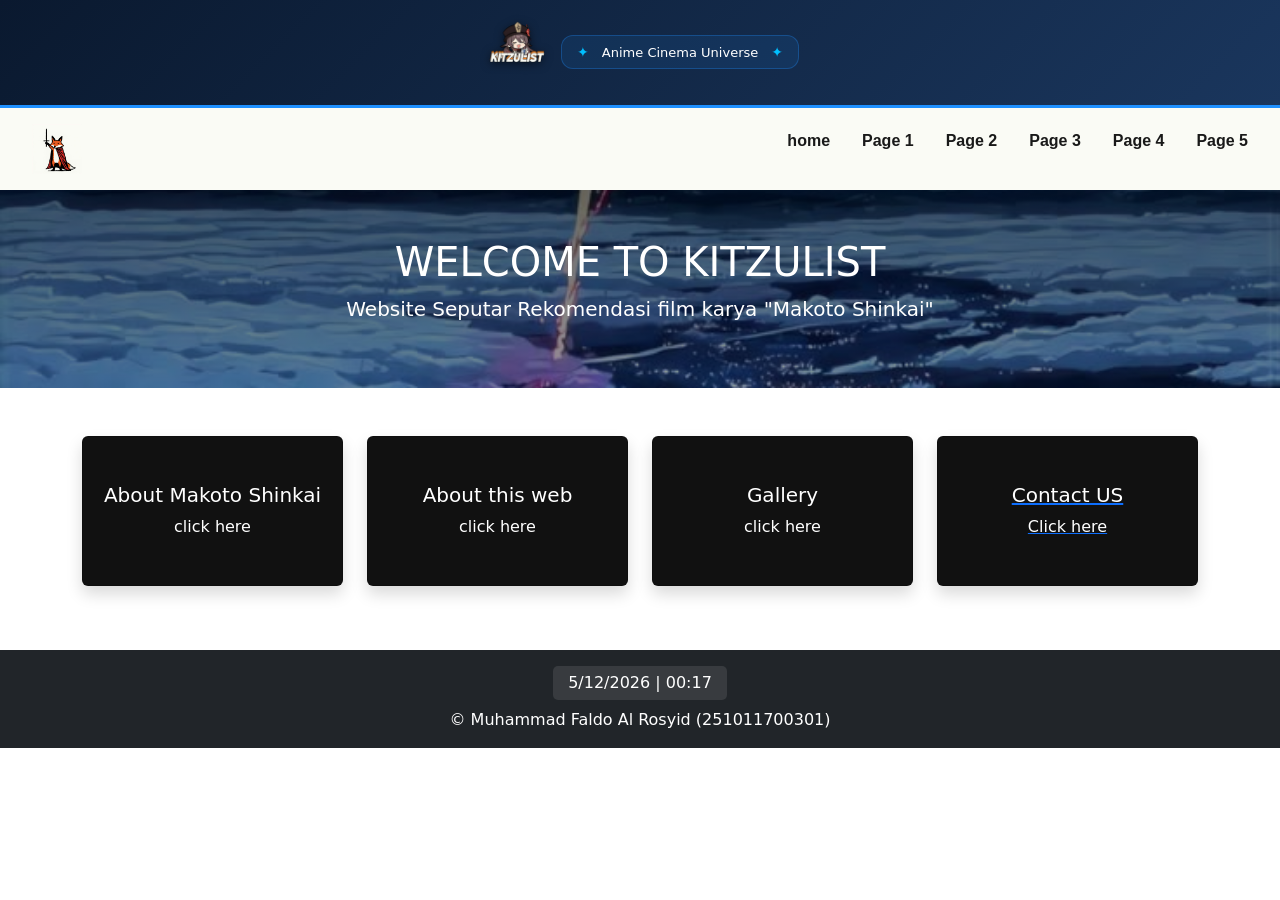
<file: index.html>
<!DOCTYPE html>
<html lang="id">
<head>
    <meta charset="UTF-8">
    <meta name="viewport" content="width=device-width, initial-scale=1">
    <title>KITZULIST</title>
       <link rel="stylesheet" href="UAS_Semester1.css">
    <link href="https://cdn.jsdelivr.net/npm/bootstrap@5.3.3/dist/css/bootstrap.min.css" rel="stylesheet">
</head>
<body>
    <!--Banner-->
    <div style="
    background: linear-gradient(135deg, #0a192f, #1a365d);
    text-align: center;
    padding: 15px 0;                     /* DARI 22px JADI 15px (lebih compact) */
    border-bottom: 3px solid #1e90ff;
    box-shadow: 0 5px 15px rgba(0,0,0,0.3);
">
    <!-- LOGO LEBIH BESAR -->
    <img src="logobaru.png" 
         alt="KITZULIST" 
         style="height: 75px; width: auto; filter: drop-shadow(0 2px 4px rgba(0,0,0,0.5));">
    
    <!-- SUBTITLE TETAP SAMA (ANIME VIBES) -->
    <div style="
        display: inline-block;
        margin-top: 8px;
        padding: 4px 15px;
        background: rgba(30, 144, 255, 0.1);
        border-radius: 12px;
        border: 1px solid rgba(30, 144, 255, 0.3);
    ">
        <span style="color: #00bfff; font-size: 14px;">✦</span>
        <span style="color: white; font-size: 13px; margin: 0 8px;">Anime Cinema Universe</span>
        <span style="color: #00bfff; font-size: 14px;">✦</span>
    </div>
</div>
    <!--Banner-->
    <!-- NAVBAR -->
     <nav>
        <div class="">
            <img src="Raposa guerreira.jpg" alt="logo">
        </div>
        <ul>
            <li>
                <a href="index.html">home</a>
            </li>
            <li>
                <a href="kimi_no_nawa.html">Page 1</a>
            </li>
            <li>
                <a href="tenki_no_ko.html">Page 2</a>
            </li>
             <li>
                <a href="SUZUME.html">Page 3</a>
            </li>
             <li>
                <a href="the_garden_of_words.html">Page 4</a>
            </li>
             <li>
                <a href="5cmpersecond.html">Page 5</a>
            </li>
        </ul>
    </nav>
    <!-- HERO SECTION -->
  <section class="text-white text-center p-5 position-relative">
    
    <!-- Background dengan overlay -->
    <div style="
        position: absolute;
        top: 0;
        left: 0;
        width: 100%;
        height: 100%;
        background: linear-gradient(rgba(0, 0, 0, 0.6), rgba(0, 0, 0, 0.4)), 
                    url('wpper.jpg') center/cover no-repeat;
        z-index: 0;
    "></div>
    
    <!-- Konten -->
    <div class="container position-relative" style="z-index: 1;">
        <h1>WELCOME TO KITZULIST</h1>
        <p class="lead">Website Seputar Rekomendasi film karya "Makoto Shinkai"</p>
    </div>
</section>
    <!-- CONTENT -->
<div class="container my-5">
    <div class="row">
        <div class="col-md-3 mb-3">
            <a href="makoto.html" class="text-decoration-none">
                <div class="card shadow text-white" style="background-color: #111; height: 150px;">
                    <div class="card-body d-flex flex-column justify-content-center align-items-center">
                        <h5 class="card-title">About Makoto Shinkai</h5>
                        <p class="card-text mb-0">click here</p>
                    </div>
                </div>
            </a>
        </div>
        <div class="col-md-3 mb-3">
            <a href="aboutus.html" class="text-decoration-none">
                <div class="card shadow text-white" style="background-color: #111; height: 150px;">
                    <div class="card-body d-flex flex-column justify-content-center align-items-center">
                        <h5 class="card-title">About this web</h5>
                        <p class="card-text mb-0">click here</p>
                    </div>
                </div>
            </a>
        </div>
      <div class="col-md-3 mb-3">
            <a href="UAS_Semester1.html" class="text-decoration-none">
                <div class="card shadow text-white" style="background-color: #111; height: 150px;">
                    <div class="card-body d-flex flex-column justify-content-center align-items-center">
                        <h5 class="card-title">Gallery</h5>
                        <p class="card-text mb-0">click here</p>
                    </div>
                </div>
            </a>
        </div>
        <div class="col-md-3 mb-3">
            <a href="contact.html">
            <div class="card shadow text-white" style="background-color: #111; height: 150px;">
                <div class="card-body d-flex flex-column justify-content-center align-items-center">
                    <h5 class="card-title">Contact US</h5>
                    <p class="card-text mb-0">Click here</p>
                </div>
            </div>
        </div>
    </div>
</div>
</a>
  <!-- CONTENT -->

    <!-- FOOTER -->
   <footer class="bg-dark text-white text-center p-3">
    <!-- Widget Waktu -->
    <div class="mb-2">
        <div style="display: inline-block; padding: 5px 15px; background: rgba(255,255,255,0.1); border-radius: 5px;">
            <span id="simple-clock">
                Loading waktu...
            </span>
        </div>
    </div>
    
    © Muhammad Faldo Al Rosyid (251011700301)
    
    <script>
        function updateSimpleClock() {
            var waktu = new Date();
            
            // Format: HH:MM
            var jam = waktu.getHours().toString().padStart(2, '0');
            var menit = waktu.getMinutes().toString().padStart(2, '0');
            var waktuDisplay = jam + ":" + menit;
            
            // Format tanggal Indonesia singkat
            var tanggal = waktu.getDate() + "/" + 
                         (waktu.getMonth() + 1) + "/" + 
                         waktu.getFullYear();
            
            // Gabungkan
            document.getElementById("simple-clock").innerHTML = 
                tanggal + " | " + waktuDisplay;
        }
        
        // Jalankan pertama kali
        updateSimpleClock();
        
        // Update setiap 30 detik (30000ms = 30 detik)
        setInterval(updateSimpleClock, 30000);
    </script>
</footer>
    <!-- Bootstrap JS -->
    <script src="https://cdn.jsdelivr.net/npm/bootstrap@5.3.3/dist/js/bootstrap.bundle.min.js"></script>
</body>
</html>
</file>
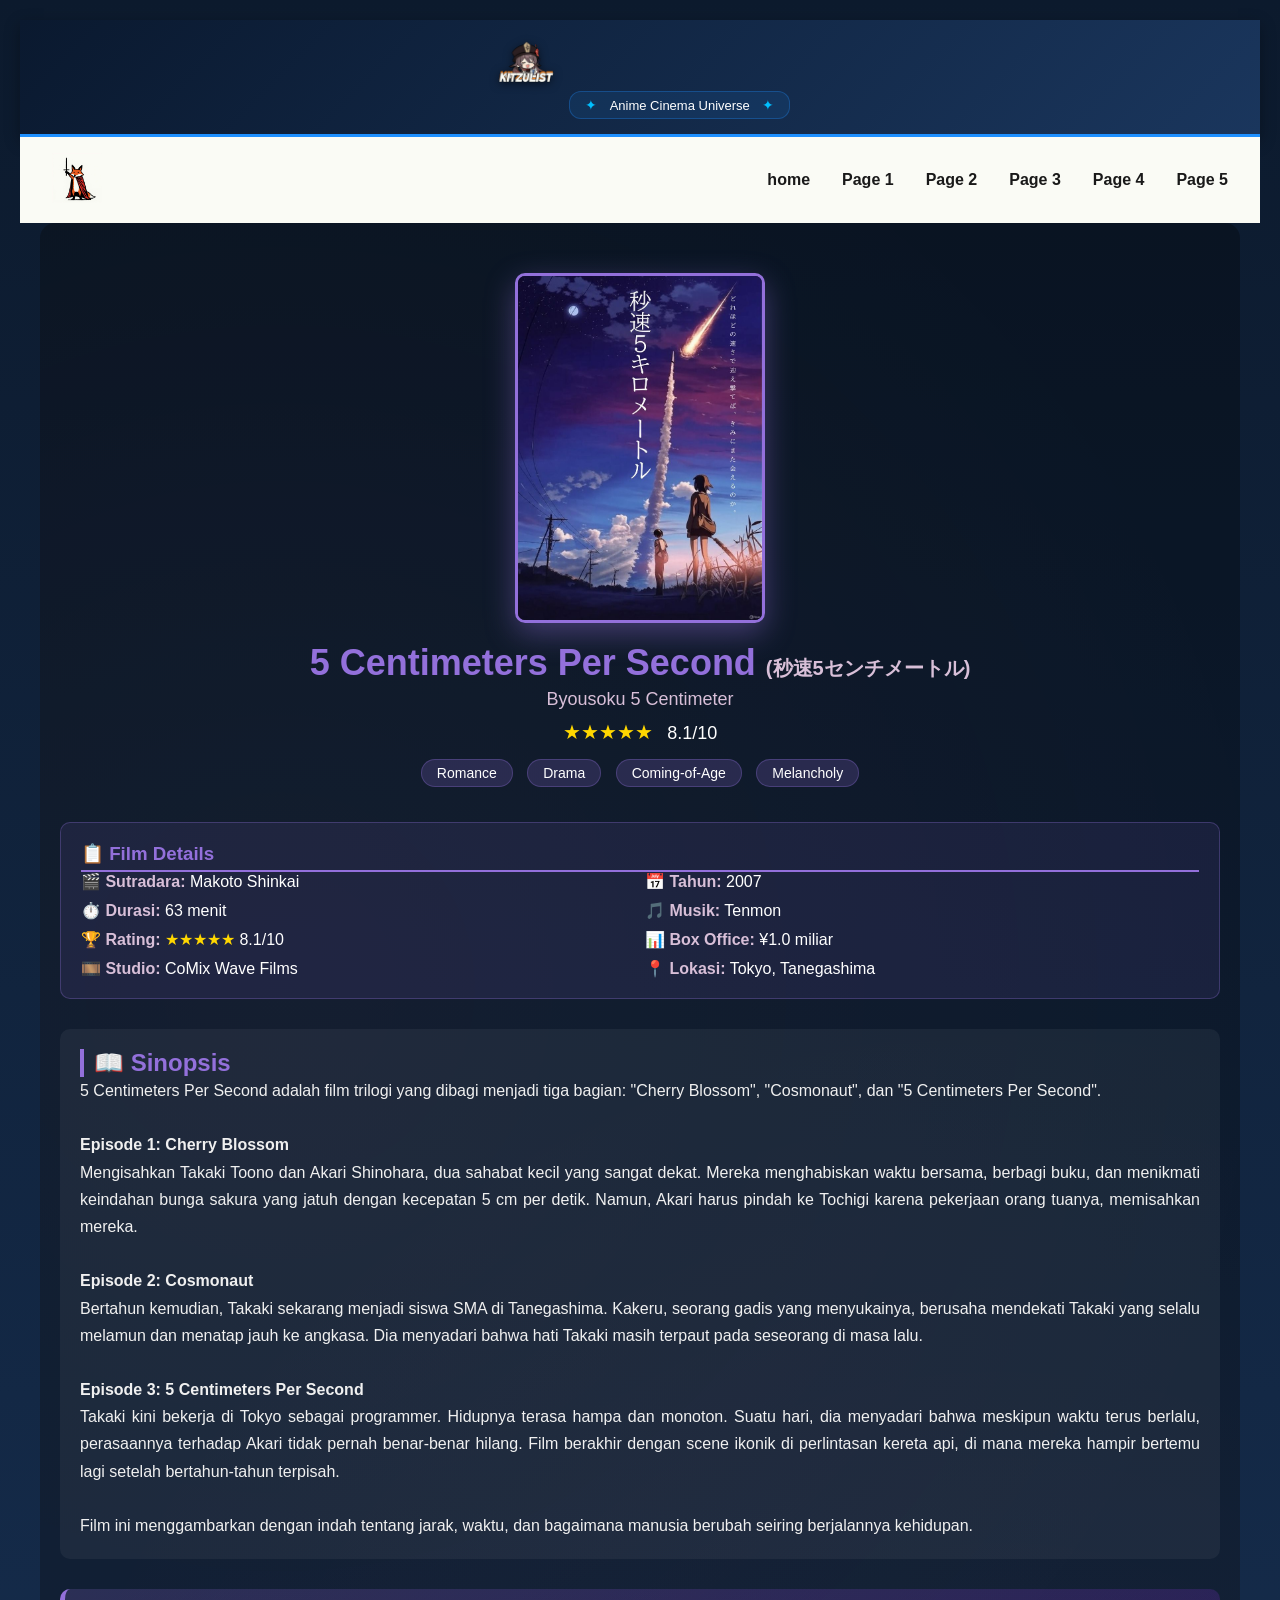
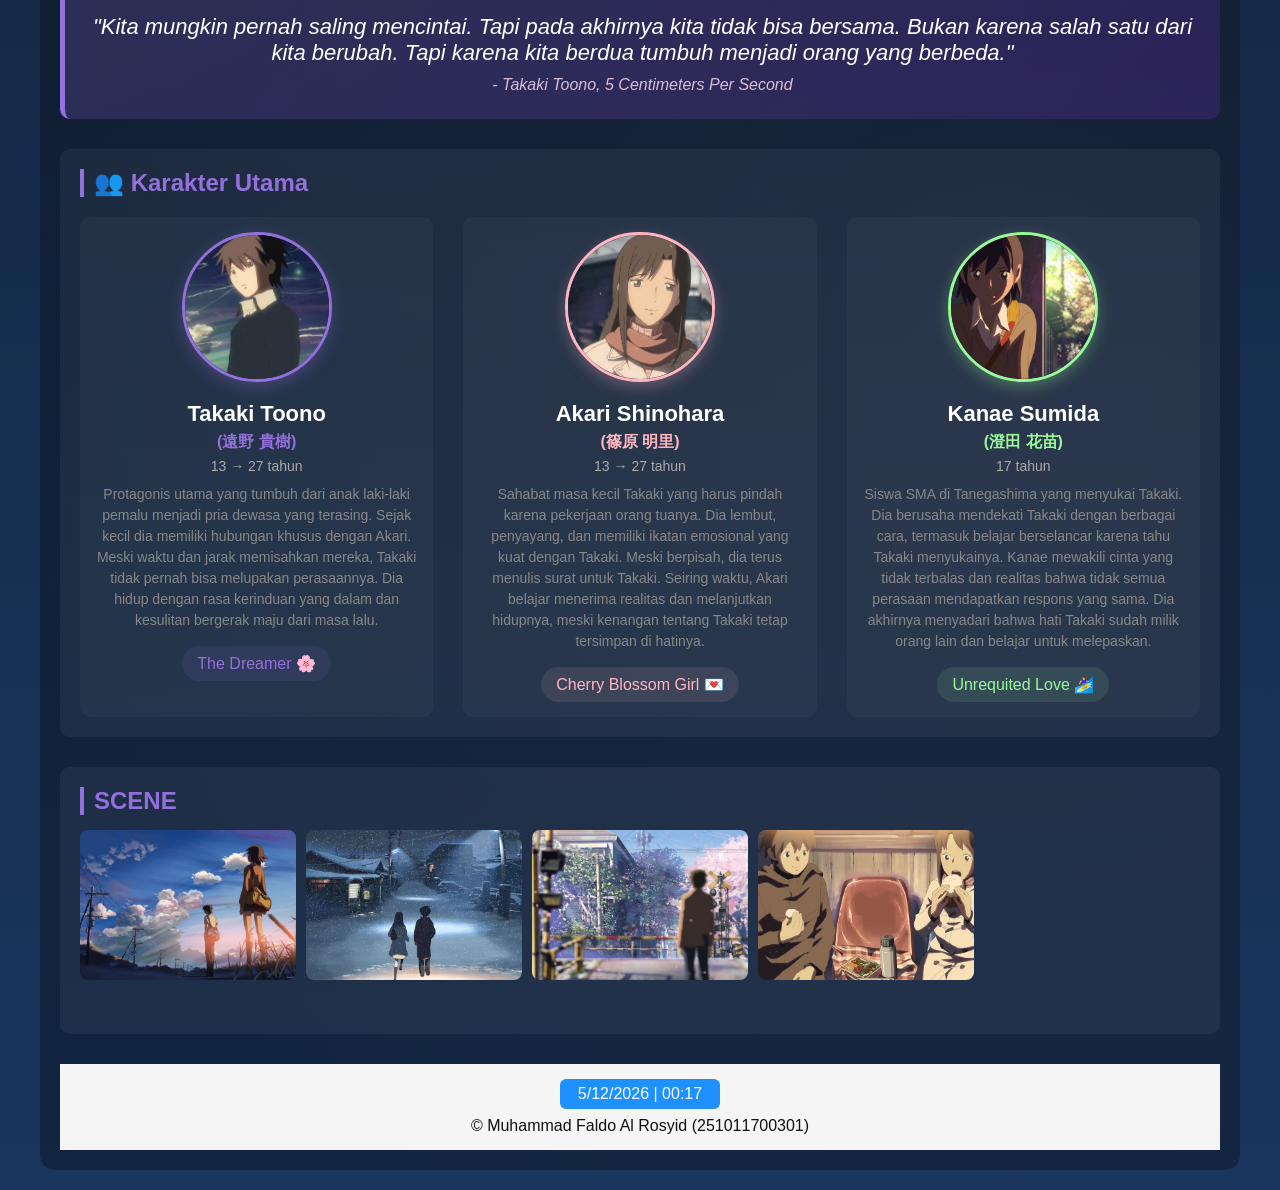
<file: 5cmpersecond.html>
<!DOCTYPE html>
<html lang="en">
<head>
    <meta charset="UTF-8">
    <meta name="viewport" content="width=device-width, initial-scale=1.0">
    <title>5 Centimeters Per Second - Kitzulist</title>
    <link rel="stylesheet" href="UAS_Semester1.css">
    <style>
              body {
            background-color: #0c1a2d;
            color: white;
            font-family: Arial, sans-serif;
            margin: 0;
            padding: 20px;
             background-image: linear-gradient(to bottom, #0c1a2d, #1a365d);
        }
        
        .container {
            max-width: 1200px;
            margin: 0 auto;
            background: rgba(0,0,0,0.3);
            padding: 20px;
            border-radius: 15px;
        }
        
        .quick-info {
            background: rgba(147, 112, 219, 0.1);
            padding: 20px;
            border-radius: 10px;
            border: 1px solid rgba(147, 112, 219, 0.3);
            margin-bottom: 20px;
        }
        
        .section {
            margin: 30px 0;
            padding: 20px;
            background: rgba(255,255,255,0.05);
            border-radius: 10px;
        }
        
        .character-card {
            text-align: center;
            padding: 15px;
            background: rgba(255,255,255,0.03);
            border-radius: 10px;
            transition: transform 0.3s;
        }
        
        .character-card:hover {
            transform: translateY(-5px);
            background: rgba(147, 112, 219, 0.1);
        }
        
        .gallery-grid {
            display: grid;
            grid-template-columns: repeat(auto-fill, minmax(200px, 1fr));
            gap: 10px;
            margin-top: 15px;
        }
        
        .gallery-grid img {
            width: 100%;
            height: 150px;
            object-fit: cover;
            border-radius: 8px;
            transition: transform 0.3s;
        }
        
        .gallery-grid img:hover {
            transform: scale(1.05);
        }
        
        .progress-bar {
            background: #333;
            height: 6px;
            border-radius: 3px;
            margin: 5px 0 15px 0;
            overflow: hidden;
        }
        
        .progress-fill {
            background: #9370db;
            height: 100%;
            border-radius: 3px;
        }
        
        .quote-box {
            background: linear-gradient(135deg, rgba(147,112,219,0.2), rgba(138,43,226,0.2));
            padding: 25px;
            border-radius: 10px;
            border-left: 5px solid #9370db;
            text-align: center;
            font-style: italic;
        }
        
        .nav-buttons {
            display: flex;
            justify-content: space-between;
            margin-top: 30px;
            padding: 20px;
            background: rgba(147,112,219,0.05);
            border-radius: 10px;
        }
        
        button {
            padding: 10px 20px;
            border: none;
            border-radius: 5px;
            cursor: pointer;
            font-weight: bold;
            transition: all 0.3s;
        }
        
        .btn-prev {
            background: #4b0082;
            color: white;
        }
        
        .btn-next {
            background: #9370db;
            color: white;
        }
        
        button:hover {
            transform: translateY(-2px);
            box-shadow: 0 5px 15px rgba(0,0,0,0.3);
        }
        
        h1, h2, h3 {
            color: #9370db;
        }
        
        h2 {
            border-left: 4px solid #9370db;
            padding-left: 10px;
        }
        
        .sakura-bg {
            position: relative;
            overflow: hidden;
        }
        
        .sakura-bg::before {
            content: '';
            position: absolute;
            top: 0;
            left: 0;
            right: 0;
            bottom: 0;
            background: 
                radial-gradient(circle at 20% 30%, rgba(255, 182, 193, 0.05) 0%, transparent 50%),
                radial-gradient(circle at 80% 70%, rgba(255, 182, 193, 0.05) 0%, transparent 50%);
            pointer-events: none;
            z-index: -1;
        }
    </style>
</head>
<body>
    <!--Banner-->
    <div style="
        background: linear-gradient(135deg, #0a192f, #1a365d);
        text-align: center;
        padding: 15px 0;
        border-bottom: 3px solid #1e90ff;
        box-shadow: 0 5px 15px rgba(0,0,0,0.3);
    ">
        <img src="logobaru.png" 
             alt="KITZULIST" 
             style="height: 75px; width: auto; filter: drop-shadow(0 2px 4px rgba(0,0,0,0.5));">
        
        <div style="
            display: inline-block;
            margin-top: 8px;
            padding: 4px 15px;
            background: rgba(30, 144, 255, 0.1);
            border-radius: 12px;
            border: 1px solid rgba(30, 144, 255, 0.3);
        ">
            <span style="color: #00bfff; font-size: 14px;">✦</span>
            <span style="color: white; font-size: 13px; margin: 0 8px;">Anime Cinema Universe</span>
            <span style="color: #00bfff; font-size: 14px;">✦</span>
        </div>
    </div>
    <!--Banner-->
    
    <!-- NAVBAR -->
    <nav>
        <div class="">
            <img src="Raposa guerreira.jpg" alt="logo">
        </div>
          <ul>
            <li>
                <a href="index.html">home</a>
            </li>
            <li>
                <a href="kimi_no_nawa.html">Page 1</a>
            </li>
            <li>
                <a href="tenki_no_ko.html">Page 2</a>
            </li>
            <li>
                <a href="SUZUME.html">Page 3</a>
            </li>
          <li>
                <a href="the_garden_of_words.html">Page 4</a>
            </li>
             <li>
                <a href="5cmpersecond.html">Page 5</a>
            </li>
        </ul>
    </nav>

    <div class="container sakura-bg">
        
        <!-- ========== HEADER FILM ========== -->
        <div style="text-align: center; margin: 30px 0;">
            <img src="5cm.jpg" 
                 alt="5 Centimeters Per Second Poster"
                 style="
                     width: 250px; 
                     height: 350px;
                     object-fit: cover;
                     border-radius: 10px; 
                     border: 3px solid #9370db;
                     box-shadow: 0 10px 30px rgba(147, 112, 219, 0.4);
                 ">
            <h1 style="color: #9370db; font-size: 36px; margin: 15px 0 5px 0;">
                5 Centimeters Per Second <span style="font-size: 20px; color: #d8bfd8;">(秒速5センチメートル)</span>
            </h1>
            <p style="color: #d8bfd8; font-size: 18px; margin: 0;">Byousoku 5 Centimeter</p>
            <div style="margin-top: 10px;">
                <span style="color: gold; font-size: 20px;">★★★★★</span>
                <span style="color: white; margin-left: 10px; font-size: 18px;">8.1/10</span>
            </div>
            <div style="margin-top: 10px;">
                <span style="display: inline-block; padding: 5px 15px; background: rgba(147, 112, 219, 0.2); border-radius: 15px; margin: 5px; font-size: 14px; border: 1px solid rgba(147, 112, 219, 0.3);">Romance</span>
                <span style="display: inline-block; padding: 5px 15px; background: rgba(147, 112, 219, 0.2); border-radius: 15px; margin: 5px; font-size: 14px; border: 1px solid rgba(147, 112, 219, 0.3);">Drama</span>
                <span style="display: inline-block; padding: 5px 15px; background: rgba(147, 112, 219, 0.2); border-radius: 15px; margin: 5px; font-size: 14px; border: 1px solid rgba(147, 112, 219, 0.3);">Coming-of-Age</span>
                <span style="display: inline-block; padding: 5px 15px; background: rgba(147, 112, 219, 0.2); border-radius: 15px; margin: 5px; font-size: 14px; border: 1px solid rgba(147, 112, 219, 0.3);">Melancholy</span>
            </div>
        </div>

        <!-- ========== QUICK INFO BOX ========== -->
        <div class="quick-info">
            <h3 style="color: #9370db; border-bottom: 2px solid #9370db; padding-bottom: 5px; margin-top: 0;">
                📋 Film Details
            </h3>
            
            <div style="display: grid; grid-template-columns: repeat(2, 1fr); gap: 10px;">
                <p><strong style="color: #d8bfd8;">🎬 Sutradara:</strong> Makoto Shinkai</p>
                <p><strong style="color: #d8bfd8;">📅 Tahun:</strong> 2007</p>
                <p><strong style="color: #d8bfd8;">⏱️ Durasi:</strong> 63 menit</p>
                <p><strong style="color: #d8bfd8;">🎵 Musik:</strong> Tenmon</p>
                <p><strong style="color: #d8bfd8;">🏆 Rating:</strong> <span style="color: gold;">★★★★★</span> 8.1/10</p>
                <p><strong style="color: #d8bfd8;">📊 Box Office:</strong> ¥1.0 miliar</p>
                <p><strong style="color: #d8bfd8;">🎞️ Studio:</strong> CoMix Wave Films</p>
                <p><strong style="color: #d8bfd8;">📍 Lokasi:</strong> Tokyo, Tanegashima</p>
            </div>
        </div>

        <!-- ========== SINOPSIS ========== -->
        <div class="section">
            <h2>📖 Sinopsis</h2>
            <p style="color: #f0f0f0; line-height: 1.7; text-align: justify;">
                5 Centimeters Per Second adalah film trilogi yang dibagi menjadi tiga bagian: "Cherry Blossom", "Cosmonaut", dan "5 Centimeters Per Second".
                <br><br>
                <strong>Episode 1: Cherry Blossom</strong><br>
                Mengisahkan Takaki Toono dan Akari Shinohara, dua sahabat kecil yang sangat dekat. Mereka menghabiskan waktu bersama, berbagi buku, dan menikmati keindahan bunga sakura yang jatuh dengan kecepatan 5 cm per detik. Namun, Akari harus pindah ke Tochigi karena pekerjaan orang tuanya, memisahkan mereka.
                <br><br>
                <strong>Episode 2: Cosmonaut</strong><br>
                Bertahun kemudian, Takaki sekarang menjadi siswa SMA di Tanegashima. Kakeru, seorang gadis yang menyukainya, berusaha mendekati Takaki yang selalu melamun dan menatap jauh ke angkasa. Dia menyadari bahwa hati Takaki masih terpaut pada seseorang di masa lalu.
                <br><br>
                <strong>Episode 3: 5 Centimeters Per Second</strong><br>
                Takaki kini bekerja di Tokyo sebagai programmer. Hidupnya terasa hampa dan monoton. Suatu hari, dia menyadari bahwa meskipun waktu terus berlalu, perasaannya terhadap Akari tidak pernah benar-benar hilang. Film berakhir dengan scene ikonik di perlintasan kereta api, di mana mereka hampir bertemu lagi setelah bertahun-tahun terpisah.
                <br><br>
                Film ini menggambarkan dengan indah tentang jarak, waktu, dan bagaimana manusia berubah seiring berjalannya kehidupan.
            </p>
        </div>

        <!-- ========== QUOTE ICONIC ========== -->
        <div class="quote-box">
            <p style="color: white; font-size: 22px; margin: 0;">
                "Kita mungkin pernah saling mencintai. Tapi pada akhirnya kita tidak bisa bersama. 
                Bukan karena salah satu dari kita berubah. Tapi karena kita berdua tumbuh menjadi orang yang berbeda."
            </p>
            <p style="color: #d8bfd8; font-size: 16px; margin: 10px 0 0 0;">
                - Takaki Toono, 5 Centimeters Per Second
            </p>
        </div>

        <!-- ========== KARAKTER UTAMA ========== -->
        <div class="section">
            <h2>👥 Karakter Utama</h2>
            
            <div style="display: grid; grid-template-columns: repeat(auto-fit, minmax(250px, 1fr)); gap: 30px; margin-top: 20px;">
                <div class="character-card">
                    <img src="5cm1.jpg" 
                         alt="Takaki Toono"
                         style="
                             width: 150px; 
                             height: 150px; 
                             margin: 0 auto 15px auto;
                             border-radius: 50%;
                             object-fit: cover;
                             border: 3px solid #9370db;
                             box-shadow: 0 5px 15px rgba(147, 112, 219, 0.3);
                         ">
                    <h3 style="color: white; margin: 0 0 5px 0; font-size: 22px;">Takaki Toono</h3>
                    <p style="color: #9370db; margin: 0; font-size: 16px; font-weight: bold;">(遠野 貴樹)</p>
                    <p style="color: #aaa; margin: 5px 0; font-size: 14px;">13 → 27 tahun</p>
                    <p style="color: #888; font-size: 14px; margin-top: 10px; line-height: 1.5;">
                        Protagonis utama yang tumbuh dari anak laki-laki pemalu menjadi pria dewasa yang terasing. 
                        Sejak kecil dia memiliki hubungan khusus dengan Akari. Meski waktu dan jarak memisahkan mereka, 
                        Takaki tidak pernah bisa melupakan perasaannya. Dia hidup dengan rasa kerinduan yang dalam 
                        dan kesulitan bergerak maju dari masa lalu.
                    </p>
                    <div style="
                        margin-top: 15px;
                        padding: 8px 15px;
                        background: rgba(147, 112, 219, 0.1);
                        border-radius: 20px;
                        display: inline-block;
                    ">
                        <span style="color: #9370db;">The Dreamer 🌸</span>
                    </div>
                </div>
                <div class="character-card">
                    <img src="5cm2.jpg" 
                         alt="Akari Shinohara"
                         style="
                             width: 150px; 
                             height: 150px; 
                             margin: 0 auto 15px auto;
                             border-radius: 50%;
                             object-fit: cover;
                             border: 3px solid #ffb6c1;
                             box-shadow: 0 5px 15px rgba(255, 182, 193, 0.3);
                         ">
                    <h3 style="color: white; margin: 0 0 5px 0; font-size: 22px;">Akari Shinohara</h3>
                    <p style="color: #ffb6c1; margin: 0; font-size: 16px; font-weight: bold;">(篠原 明里)</p>
                    <p style="color: #aaa; margin: 5px 0; font-size: 14px;">13 → 27 tahun</p>
                    <p style="color: #888; font-size: 14px; margin-top: 10px; line-height: 1.5;">
                        Sahabat masa kecil Takaki yang harus pindah karena pekerjaan orang tuanya. Dia lembut, 
                        penyayang, dan memiliki ikatan emosional yang kuat dengan Takaki. Meski berpisah, 
                        dia terus menulis surat untuk Takaki. Seiring waktu, Akari belajar menerima realitas 
                        dan melanjutkan hidupnya, meski kenangan tentang Takaki tetap tersimpan di hatinya.
                    </p>
                    <div style="
                        margin-top: 15px;
                        padding: 8px 15px;
                        background: rgba(255, 182, 193, 0.1);
                        border-radius: 20px;
                        display: inline-block;
                    ">
                        <span style="color: #ffb6c1;">Cherry Blossom Girl 💌</span>
                    </div>
                </div>
                <div class="character-card">
                    <img src="Sumida kanae.jpg" 
                         alt="Kanae Sumida"
                         style="
                             width: 150px; 
                             height: 150px; 
                             margin: 0 auto 15px auto;
                             border-radius: 50%;
                             object-fit: cover;
                             border: 3px solid #98fb98;
                             box-shadow: 0 5px 15px rgba(152, 251, 152, 0.3);
                         ">
                    <h3 style="color: white; margin: 0 0 5px 0; font-size: 22px;">Kanae Sumida</h3>
                    <p style="color: #98fb98; margin: 0; font-size: 16px; font-weight: bold;">(澄田 花苗)</p>
                    <p style="color: #aaa; margin: 5px 0; font-size: 14px;">17 tahun</p>
                    <p style="color: #888; font-size: 14px; margin-top: 10px; line-height: 1.5;">
                        Siswa SMA di Tanegashima yang menyukai Takaki. Dia berusaha mendekati Takaki dengan berbagai cara, 
                        termasuk belajar berselancar karena tahu Takaki menyukainya. Kanae mewakili cinta yang tidak 
                        terbalas dan realitas bahwa tidak semua perasaan mendapatkan respons yang sama. Dia akhirnya 
                        menyadari bahwa hati Takaki sudah milik orang lain dan belajar untuk melepaskan.
                    </p>
                    <div style="
                        margin-top: 15px;
                        padding: 8px 15px;
                        background: rgba(152, 251, 152, 0.1);
                        border-radius: 20px;
                        display: inline-block;
                    ">
                        <span style="color: #98fb98;">Unrequited Love 🏄‍♀️</span>
                    </div>
                </div>
            </div>
        </div>

        <!-- ========== GALLERY SCENE ========== -->
        <div class="section">
            <h2>SCENE</h2>
            
            <div class="gallery-grid">
                <!-- Scene 1 -->
                <div>
                    <img src="scene5cm1.jpg" 
                         alt="scene1">
                </div>
                <!-- Scene 2 -->
                <div>
                    <img src="scene5cm2.jpg" 
                         alt="scene2">
                </div>
                <!-- Scene 3 -->
                <div>
                    <img src="scene5cm3.jpg" 
                         alt="scene3">
                </div>
                <!-- Scene 4 -->
                <div>
                    <img src="Tohno Takaki x Akari Shinohara.jpg" 
                         alt="Final Scene">
                </div>
            </div>
        </div>
           <!-- ========== FOOTER ========== -->
    <footer style="
    background: #f5f5f5;
    color: #111;
    text-align: center;
    padding: 15px;
">

    <!-- Widget Waktu -->
    <div style="margin-bottom: 8px;">
        <div style="
            display: inline-block;
            padding: 6px 18px;
            background: #1e90ff;
            color: white;
            border-radius: 6px;
            font-weight: 500;
        ">
            <span id="simple-clock">
                Loading waktu...
            </span>
        </div>
    </div>

    © Muhammad Faldo Al Rosyid (251011700301)

    <script>
        function updateSimpleClock() {
            var waktu = new Date();

            var jam = waktu.getHours().toString().padStart(2, '0');
            var menit = waktu.getMinutes().toString().padStart(2, '0');

            var tanggal = waktu.getDate() + "/" + 
                          (waktu.getMonth() + 1) + "/" + 
                          waktu.getFullYear();

            document.getElementById("simple-clock").innerHTML =
                tanggal + " | " + jam + ":" + menit;
        }

        updateSimpleClock();
        setInterval(updateSimpleClock, 30000);
    </script>
</footer>
    </center>
    </div>
</body>
</html>
</file>
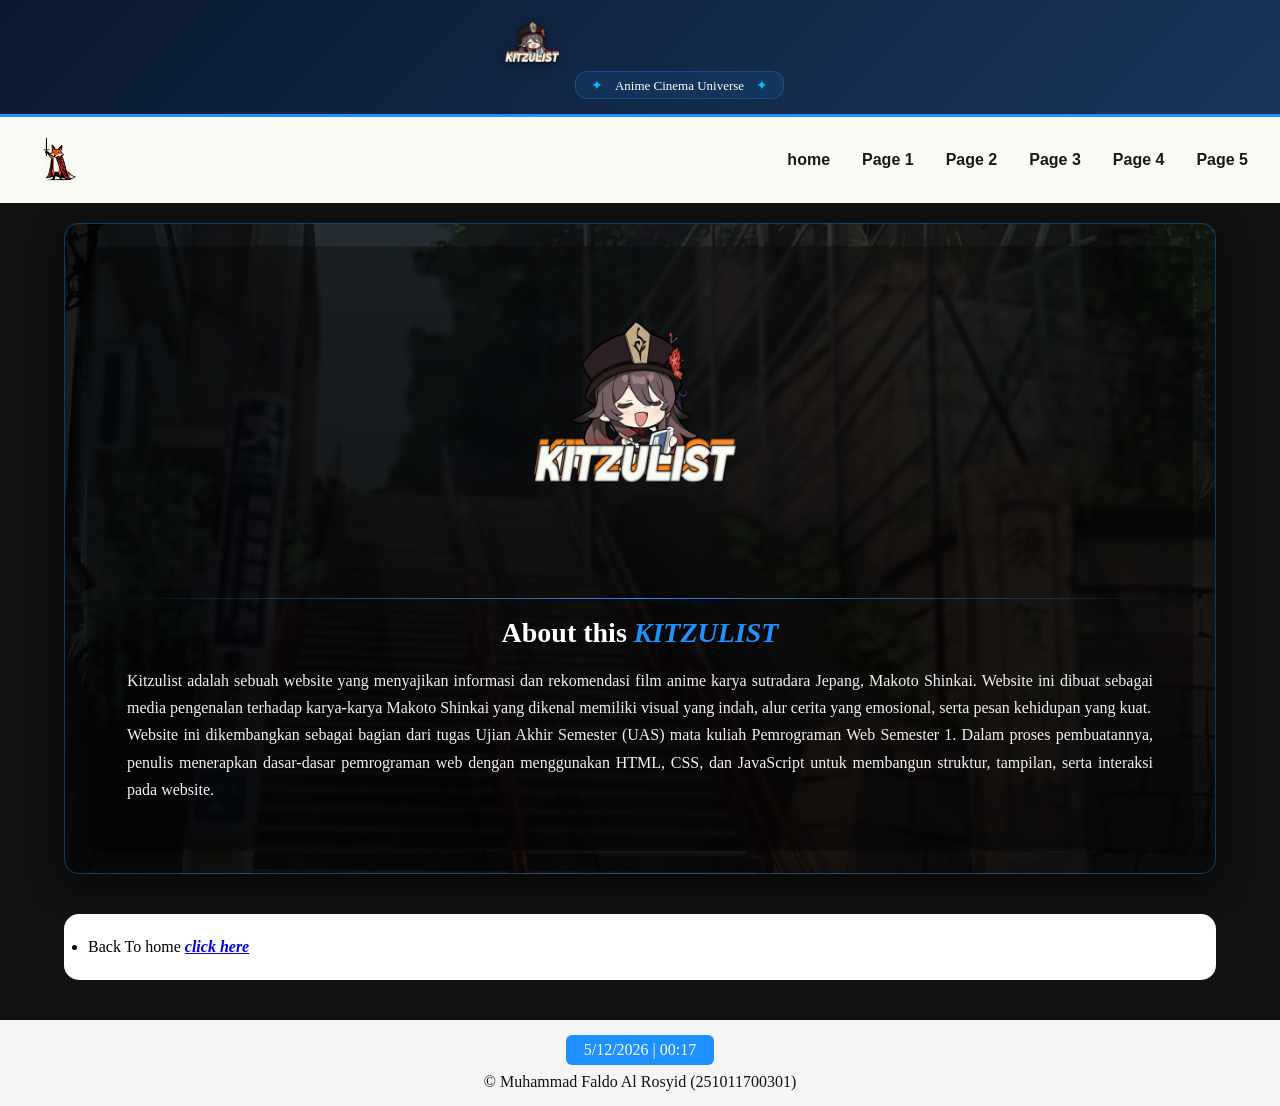
<file: aboutus.html>
<!DOCTYPE html>
<html lang="en">
<head>
    <meta charset="UTF-8">
    <meta name="viewport" content="width=device-width, initial-scale=1.0">
    <title>About Kitzulist</title>

     <link rel="stylesheet" href="UAS_Semester1.css">

</head>
<body style="background-color: #111;">
      <!--Banner-->
    <div style="
    background: linear-gradient(135deg, #0a192f, #1a365d);
    text-align: center;
    padding: 15px 0;                     /* DARI 22px JADI 15px (lebih compact) */
    border-bottom: 3px solid #1e90ff;
    box-shadow: 0 5px 15px rgba(0,0,0,0.3);
">
    <!-- LOGO LEBIH BESAR -->
    <img src="logobaru.png" 
         alt="KITZULIST" 
         style="height: 75px; width: auto; filter: drop-shadow(0 2px 4px rgba(0,0,0,0.5));">
    
    <!-- SUBTITLE TETAP SAMA (ANIME VIBES) -->
    <div style="
        display: inline-block;
        margin-top: 8px;
        padding: 4px 15px;
        background: rgba(30, 144, 255, 0.1);
        border-radius: 12px;
        border: 1px solid rgba(30, 144, 255, 0.3);
    ">
        <span style="color: #00bfff; font-size: 14px;">✦</span>
        <span style="color: white; font-size: 13px; margin: 0 8px;">Anime Cinema Universe</span>
        <span style="color: #00bfff; font-size: 14px;">✦</span>
    </div>
</div>
    <!--Banner-->
      <nav>
        <div class="">
            <img src="Raposa guerreira.jpg" alt="logo">
        </div>
       <ul>
            <li>
                <a href="index.html">home</a>
            </li>
            <li>
                <a href="kimi_no_nawa.html">Page 1</a>
            </li>
            <li>
                <a href="tenki_no_ko.html">Page 2</a>
            </li>
            <li>
                <a href="SUZUME.html">Page 3</a>
            </li>
          <li>
                <a href="the_garden_of_words.html">Page 4</a>
            </li>
             <li>
                <a href="5cmpersecond.html">Page 5</a>
            </li>
        </ul>
    </nav>
<center>
    <table style="
        border: 1; 
        padding: 20px; 
        cellspacing: 2; 
        width: 300; 
        height: auto;
        background: 
            linear-gradient(rgba(0, 0, 0, 0.8), rgba(0, 0, 0, 0.9)),
            url('wallpaperkitzy.jpg') center/cover no-repeat;
        color: white;
        border-radius: 15px;
        border: 1px solid rgba(30, 144, 255, 0.4);
        box-shadow: 0 10px 30px rgba(0, 0, 0, 0.6);
        margin: 20px;
    ">
        <tr>
            <td style="
                padding: 30px;
                background: rgba(0, 0, 0, 0.3);
                border-radius: 10px;
                backdrop-filter: blur(2px);
            ">
                <br>
                <center>
                    <img src="logobaru.png" 
                         alt="aboutus" 
                         style="
                             width: 280px;
                             height: 300px;
                         ">
                </center>
                <hr style="border: none; height: 1px; background: linear-gradient(90deg, transparent, #1e90ff, transparent);">
                <br>
                <h1 style="
                    color: white; 
                    text-align: center;
                    text-shadow: 0 2px 4px rgba(0,0,0,0.5);
                    font-size: 28px;
                ">
                    About this <i style="color: #1e90ff; font-style: italic;">KITZULIST</i>
                </h1> 
                <br>
                
                <div style="
                    color: #f0f0f0; 
                    line-height: 1.7;
                    text-align: justify;
                    font-size: 16px;
                    padding: 0 10px;
                ">
                    <p>
                        Kitzulist adalah sebuah website yang menyajikan informasi dan rekomendasi film anime karya 
                        sutradara Jepang, Makoto Shinkai. Website ini dibuat sebagai media pengenalan terhadap karya-karya 
                        Makoto Shinkai yang dikenal memiliki visual yang indah, alur cerita yang emosional, serta pesan
                        kehidupan yang kuat.
                    </p>
                    <p>
                        Website ini dikembangkan sebagai bagian dari tugas Ujian Akhir Semester 
                        (UAS) mata kuliah Pemrograman Web Semester 1. Dalam proses pembuatannya, 
                        penulis menerapkan dasar-dasar pemrograman web dengan menggunakan HTML, CSS,
                        dan JavaScript untuk membangun struktur, tampilan, serta interaksi pada website.
                    </p>
                    <!-- Lanjutkan paragraf lainnya -->
                </div>
                <br>
            </td>
        </tr>
    </table>
</center>
    <center>
        <table>
            <tr>
                <td>
                    <ul>
                        <li>
                            Back To home
                            <a href="index.html"><b><i>click here</i></b></a>
                        </li>
                    </ul>
                </td>
            </tr>
        </table>
    </center>
    <center>
<footer style="
    background: #f5f5f5;
    color: #111;
    text-align: center;
    padding: 15px;
">

    <!-- Widget Waktu -->
    <div style="margin-bottom: 8px;">
        <div style="
            display: inline-block;
            padding: 6px 18px;
            background: #1e90ff;
            color: white;
            border-radius: 6px;
            font-weight: 500;
        ">
            <span id="simple-clock">
                Loading waktu...
            </span>
        </div>
    </div>

    © Muhammad Faldo Al Rosyid (251011700301)

    <script>
        function updateSimpleClock() {
            var waktu = new Date();

            var jam = waktu.getHours().toString().padStart(2, '0');
            var menit = waktu.getMinutes().toString().padStart(2, '0');

            var tanggal = waktu.getDate() + "/" + 
                          (waktu.getMonth() + 1) + "/" + 
                          waktu.getFullYear();

            document.getElementById("simple-clock").innerHTML =
                tanggal + " | " + jam + ":" + menit;
        }

        updateSimpleClock();
        setInterval(updateSimpleClock, 30000);
    </script>
</footer>
    </center>
</body>
</html>
</file>
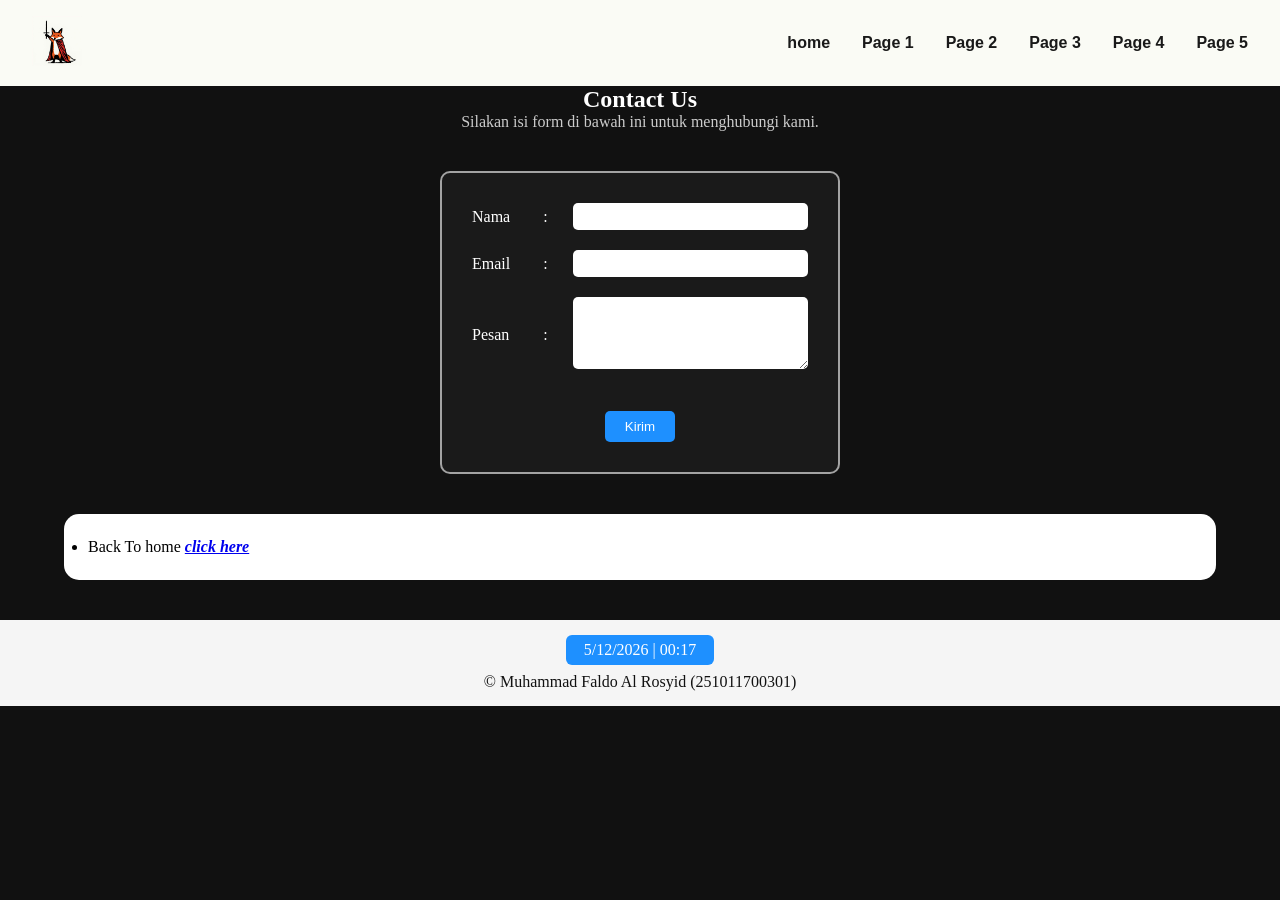
<file: contact.html>
<!DOCTYPE html>
<html lang="en">
<head>
    <meta charset="UTF-8">
    <meta name="viewport" content="width=device-width, initial-scale=1.0">
    <title>Contact US</title>
</head>
<body>
    <!DOCTYPE html>
<html lang="en">
<head>
    <meta charset="UTF-8">
    <meta name="viewport" content="width=device-width, initial-scale=1.0">
    <title>About Kitzulist</title>

     <link rel="stylesheet" href="UAS_Semester1.css">

</head>
<body style="background-color: #111;">
      <nav>
        <div class="">
            <img src="Raposa guerreira.jpg" alt="logo">
        </div>
         <ul>
            <li>
                <a href="index.html">home</a>
            </li>
            <li>
                <a href="kimi_no_nawa.html">Page 1</a>
            </li>
            <li>
                <a href="tenki_no_ko.html">Page 2</a>
            </li>
            <li>
                <a href="SUZUME.html">Page 3</a>
            </li>
          <li>
                <a href="the_garden_of_words.html">Page 4</a>
            </li>
             <li>
                <a href="5cmpersecond.html">Page 5</a>
            </li>
        </ul>
    </nav>
    <center>
        <h2 style="color:white; text-align:center;">Contact Us</h2>
<p style="color:#ccc; text-align:center;">
    Silakan isi form di bawah ini untuk menghubungi kami.
</p>

<center>
<table
    cellpadding="8"
    cellspacing="0"
    style="
        background:#1a1a1a;
        color:white;
        border-radius:10px;
        padding:20px;
        width:400px;
    "
>
    <tr>
        <td>Nama</td>
        <td>:</td>
        <td>
            <input type="text" required
                style="width:100%; padding:6px; border-radius:5px; border:none;">
        </td>
    </tr>

    <tr>
        <td>Email</td>
        <td>:</td>
        <td>
            <input type="email" required
                style="width:100%; padding:6px; border-radius:5px; border:none;">
        </td>
    </tr>

    <tr>
        <td>Pesan</td>
        <td>:</td>
        <td>
            <textarea rows="4" required
                style="width:100%; padding:6px; border-radius:5px; border:none;"></textarea>
        </td>
    </tr>

    <tr>
        <td colspan="3" align="center">
            <br>
            <button type="submit"
                style="
                    padding:8px 20px;
                    background:#1e90ff;
                    color:white;
                    border:none;
                    border-radius:5px;
                    cursor:pointer;
                ">
                Kirim
            </button>
        </td>
    </tr>
</table>
</center>

    </center>
    <center>
        <table>
            <tr>
                <td>
                    <ul>
                        <li>
                            Back To home
                            <a href="index.html"><b><i>click here</i></b></a>
                        </li>
                    </ul>
                </td>
            </tr>
        </table>
    </center>
    <center>
<footer style="
    background: #f5f5f5;
    color: #111;
    text-align: center;
    padding: 15px;
">

    <!-- Widget Waktu -->
    <div style="margin-bottom: 8px;">
        <div style="
            display: inline-block;
            padding: 6px 18px;
            background: #1e90ff;
            color: white;
            border-radius: 6px;
            font-weight: 500;
        ">
            <span id="simple-clock">
                Loading waktu...
            </span>
        </div>
    </div>

    © Muhammad Faldo Al Rosyid (251011700301)

    <script>
        function updateSimpleClock() {
            var waktu = new Date();

            var jam = waktu.getHours().toString().padStart(2, '0');
            var menit = waktu.getMinutes().toString().padStart(2, '0');

            var tanggal = waktu.getDate() + "/" + 
                          (waktu.getMonth() + 1) + "/" + 
                          waktu.getFullYear();

            document.getElementById("simple-clock").innerHTML =
                tanggal + " | " + jam + ":" + menit;
        }

        updateSimpleClock();
        setInterval(updateSimpleClock, 30000);
    </script>
</footer>
    </center>
</body>
</html>
</body>
</html>
</file>
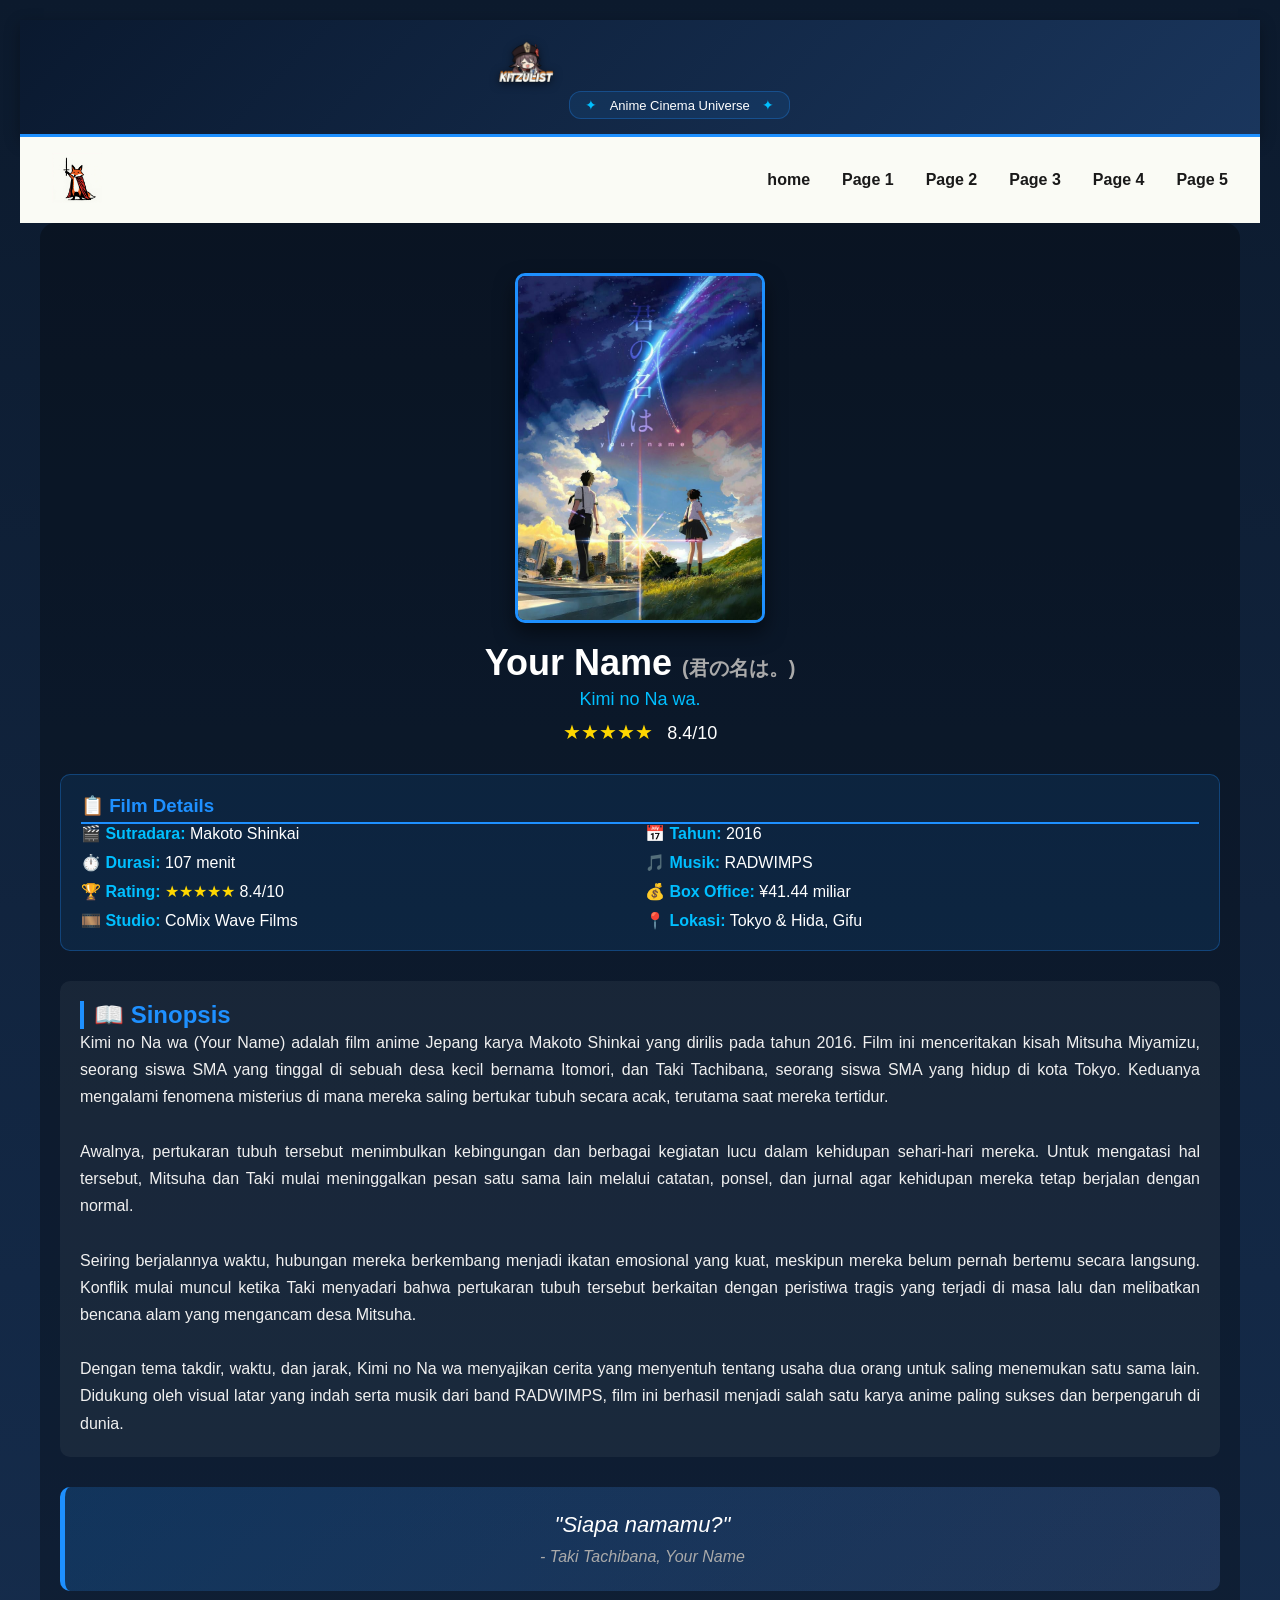
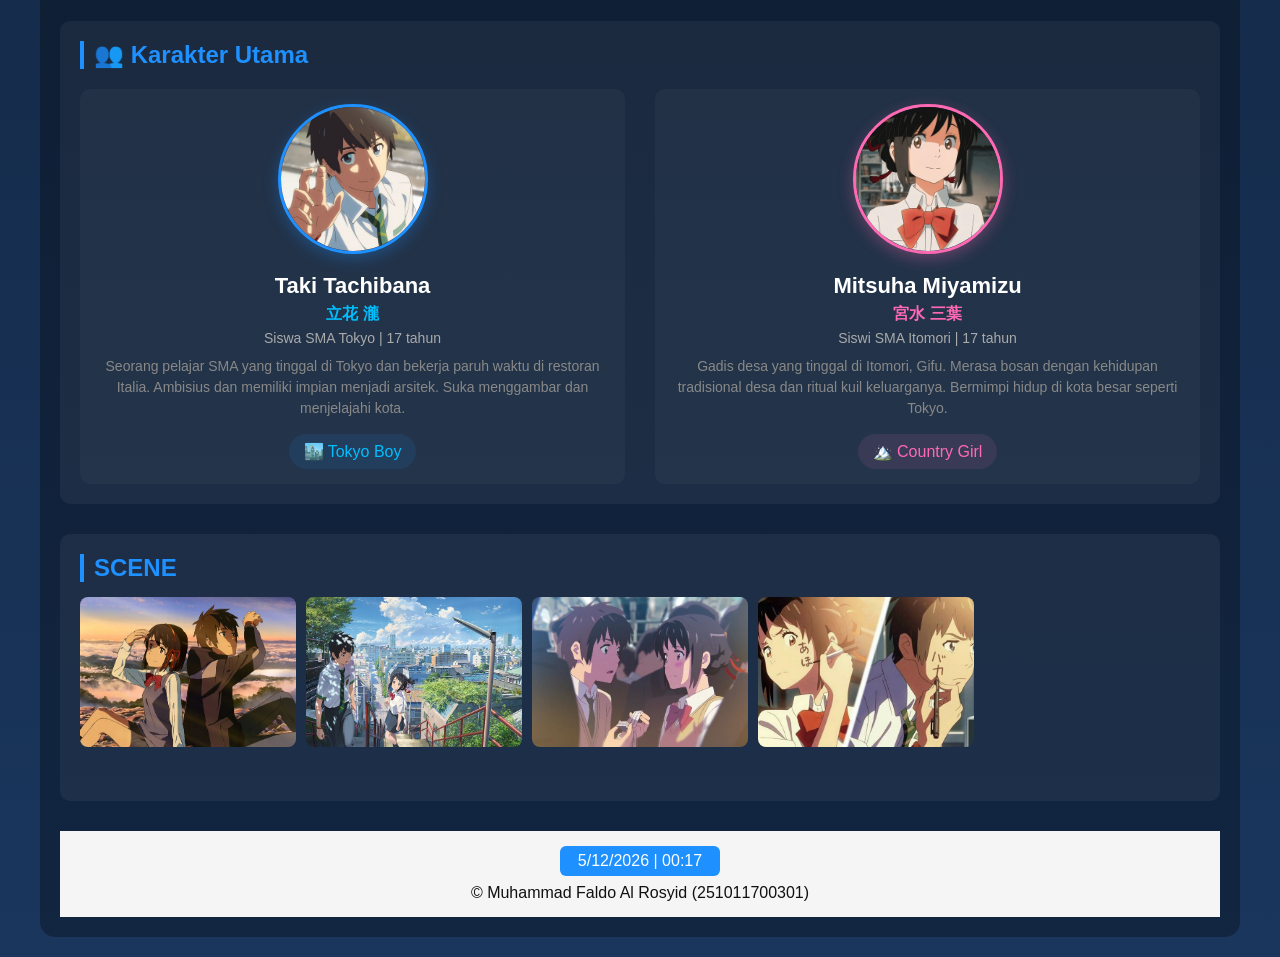
<file: kimi_no_nawa.html>
<!DOCTYPE html>
<html lang="en">
<head>
    <meta charset="UTF-8">
    <meta name="viewport" content="width=device-width, initial-scale=1.0">
    <title>Your Name - Kitzulist</title>
    <link rel="stylesheet" href="UAS_Semester1.css">
    <style>
        body {
            background-color: #0c1a2d;
            color: white;
            font-family: Arial, sans-serif;
            margin: 0;
            padding: 20px;
             background-image: linear-gradient(to bottom, #0c1a2d, #1a365d);
        }
        
        .container {
            max-width: 1200px;
            margin: 0 auto;
            background: rgba(0,0,0,0.3);
            padding: 20px;
            border-radius: 15px;
        }
        
        .quick-info {
            background: rgba(30, 144, 255, 0.1);
            padding: 20px;
            border-radius: 10px;
            border: 1px solid rgba(30, 144, 255, 0.3);
            margin-bottom: 20px;
        }
        
        .section {
            margin: 30px 0;
            padding: 20px;
            background: rgba(255,255,255,0.05);
            border-radius: 10px;
        }
        
        .character-card {
            text-align: center;
            padding: 15px;
            background: rgba(255,255,255,0.03);
            border-radius: 10px;
            transition: transform 0.3s;
        }
        
        .character-card:hover {
            transform: translateY(-5px);
            background: rgba(30,144,255,0.1);
        }
        
        .gallery-grid {
            display: grid;
            grid-template-columns: repeat(auto-fill, minmax(200px, 1fr));
            gap: 10px;
            margin-top: 15px;
        }
        
        .gallery-grid img {
            width: 100%;
            height: 150px;
            object-fit: cover;
            border-radius: 8px;
            transition: transform 0.3s;
        }
        
        .gallery-grid img:hover {
            transform: scale(1.05);
        }
        
        .progress-bar {
            background: #333;
            height: 6px;
            border-radius: 3px;
            margin: 5px 0 15px 0;
            overflow: hidden;
        }
        
        .progress-fill {
            background: #1e90ff;
            height: 100%;
            border-radius: 3px;
        }
        
        .quote-box {
            background: linear-gradient(135deg, rgba(30,144,255,0.2), rgba(100,149,237,0.2));
            padding: 25px;
            border-radius: 10px;
            border-left: 5px solid #1e90ff;
            text-align: center;
            font-style: italic;
        }
        
        .nav-buttons {
            display: flex;
            justify-content: space-between;
            margin-top: 30px;
            padding: 20px;
            background: rgba(30,144,255,0.05);
            border-radius: 10px;
        }
        
        button {
            padding: 10px 20px;
            border: none;
            border-radius: 5px;
            cursor: pointer;
            font-weight: bold;
            transition: all 0.3s;
        }
        
        .btn-prev {
            background: #1a365d;
            color: white;
        }
        
        .btn-next {
            background: #1e90ff;
            color: white;
        }
        
        button:hover {
            transform: translateY(-2px);
            box-shadow: 0 5px 15px rgba(0,0,0,0.3);
        }
        
        h1, h2, h3 {
            color: #1e90ff;
        }
        
        h2 {
            border-left: 4px solid #1e90ff;
            padding-left: 10px;
        }
    </style>
</head>
<body>
     <!--Banner-->
    <div style="
    background: linear-gradient(135deg, #0a192f, #1a365d);
    text-align: center;
    padding: 15px 0;                     /* DARI 22px JADI 15px (lebih compact) */
    border-bottom: 3px solid #1e90ff;
    box-shadow: 0 5px 15px rgba(0,0,0,0.3);
">
    <!-- LOGO LEBIH BESAR -->
    <img src="logobaru.png" 
         alt="KITZULIST" 
         style="height: 75px; width: auto; filter: drop-shadow(0 2px 4px rgba(0,0,0,0.5));">
    
    <!-- SUBTITLE TETAP SAMA (ANIME VIBES) -->
    <div style="
        display: inline-block;
        margin-top: 8px;
        padding: 4px 15px;
        background: rgba(30, 144, 255, 0.1);
        border-radius: 12px;
        border: 1px solid rgba(30, 144, 255, 0.3);
    ">
        <span style="color: #00bfff; font-size: 14px;">✦</span>
        <span style="color: white; font-size: 13px; margin: 0 8px;">Anime Cinema Universe</span>
        <span style="color: #00bfff; font-size: 14px;">✦</span>
    </div>
</div>
    <!--Banner-->
    <!-- NAVBAR -->
     <nav>
        <div class="">
            <img src="Raposa guerreira.jpg" alt="logo">
        </div>
         <ul>
            <li>
                <a href="index.html">home</a>
            </li>
            <li>
                <a href="kimi_no_nawa.html">Page 1</a>
            </li>
            <li>
                <a href="tenki_no_ko.html">Page 2</a>
            </li>
            <li>
                <a href="SUZUME.html">Page 3</a>
            </li>
          <li>
                <a href="the_garden_of_words.html">Page 4</a>
            </li>
             <li>
                <a href="5cmpersecond.html">Page 5</a>
            </li>
        </ul>
    </nav>
    <!--content-->
    <div class="container">
        <div style="text-align: center; margin: 30px 0;">
            <img src="Kimi no na Wa.jpg" 
                 alt="Your Name Poster"
                 style="
                     width: 250px; 
                     height: 350px;
                     object-fit: cover;
                     border-radius: 10px; 
                     border: 3px solid #1e90ff;
                     box-shadow: 0 10px 20px rgba(0,0,0,0.5);
                 ">
            <h1 style="color: white; font-size: 36px; margin: 15px 0 5px 0;">
                Your Name <span style="font-size: 20px; color: #aaa;">(君の名は。)</span>
            </h1>
            <p style="color: #00bfff; font-size: 18px; margin: 0;">Kimi no Na wa.</p>
            <div style="margin-top: 10px;">
                <span style="color: gold; font-size: 20px;">★★★★★</span>
                <span style="color: white; margin-left: 10px; font-size: 18px;">8.4/10</span>
            </div>
        </div>

        <!-- ========== QUICK INFO BOX ========== -->
        <div class="quick-info">
            <h3 style="color: #1e90ff; border-bottom: 2px solid #1e90ff; padding-bottom: 5px; margin-top: 0;">
                📋 Film Details
            </h3>
            
            <div style="display: grid; grid-template-columns: repeat(2, 1fr); gap: 10px;">
                <p><strong style="color: #00bfff;">🎬 Sutradara:</strong> Makoto Shinkai</p>
                <p><strong style="color: #00bfff;">📅 Tahun:</strong> 2016</p>
                <p><strong style="color: #00bfff;">⏱️ Durasi:</strong> 107 menit</p>
                <p><strong style="color: #00bfff;">🎵 Musik:</strong> RADWIMPS</p>
                <p><strong style="color: #00bfff;">🏆 Rating:</strong> <span style="color: gold;">★★★★★</span> 8.4/10</p>
                <p><strong style="color: #00bfff;">💰 Box Office:</strong> ¥41.44 miliar</p>
                <p><strong style="color: #00bfff;">🎞️ Studio:</strong> CoMix Wave Films</p>
                <p><strong style="color: #00bfff;">📍 Lokasi:</strong> Tokyo & Hida, Gifu</p>
            </div>
        </div>

        <!-- ========== SINOPSIS ========== -->
        <div class="section">
            <h2>📖 Sinopsis</h2>
            <p style="color: #f0f0f0; line-height: 1.7; text-align: justify;">
                Kimi no Na wa (Your Name) adalah film anime Jepang karya Makoto Shinkai yang dirilis pada tahun 2016. 
                Film ini menceritakan kisah Mitsuha Miyamizu, seorang siswa SMA yang tinggal di sebuah desa kecil bernama 
                Itomori, dan Taki Tachibana, seorang siswa SMA yang hidup di kota Tokyo. Keduanya mengalami fenomena 
                misterius di mana mereka saling bertukar tubuh secara acak, terutama saat mereka tertidur.
                <br><br>
                Awalnya, pertukaran tubuh tersebut menimbulkan kebingungan dan berbagai kegiatan lucu dalam kehidupan 
                sehari-hari mereka. Untuk mengatasi hal tersebut, Mitsuha dan Taki mulai meninggalkan pesan satu sama 
                lain melalui catatan, ponsel, dan jurnal agar kehidupan mereka tetap berjalan dengan normal.
                <br><br>
                Seiring berjalannya waktu, hubungan mereka berkembang menjadi ikatan emosional yang kuat, meskipun 
                mereka belum pernah bertemu secara langsung. Konflik mulai muncul ketika Taki menyadari bahwa 
                pertukaran tubuh tersebut berkaitan dengan peristiwa tragis yang terjadi di masa lalu dan melibatkan 
                bencana alam yang mengancam desa Mitsuha.
                <br><br>
                Dengan tema takdir, waktu, dan jarak, Kimi no Na wa menyajikan cerita yang menyentuh tentang usaha 
                dua orang untuk saling menemukan satu sama lain. Didukung oleh visual latar yang indah serta musik 
                dari band RADWIMPS, film ini berhasil menjadi salah satu karya anime paling sukses dan berpengaruh 
                di dunia.
            </p>
        </div>

        <!-- ========== QUOTE ICONIC ========== -->
        <div class="quote-box">
            <p style="color: white; font-size: 22px; margin: 0;">
                "Siapa namamu?"
            </p>
            <p style="color: #aaa; font-size: 16px; margin: 10px 0 0 0;">
                - Taki Tachibana, Your Name
            </p>
        </div>

        <!-- ========== KARAKTER UTAMA ========== -->
        <!-- ========== KARAKTER UTAMA ========== -->
<div class="section">
    <h2>👥 Karakter Utama</h2>
    
    <div style="display: grid; grid-template-columns: repeat(auto-fit, minmax(250px, 1fr)); gap: 30px; margin-top: 20px;">
        <!-- TAKI TACHIBANA -->
        <div class="character-card">
            <!-- GANTI DENGAN GAMBAR TAKI -->
            <img src="taki (1).jpg" 
                 alt="Taki Tachibana"
                 style="
                     width: 150px; 
                     height: 150px; 
                     margin: 0 auto 15px auto;
                     border-radius: 50%;
                     object-fit: cover;
                     border: 3px solid #1e90ff;
                     box-shadow: 0 5px 15px rgba(30, 144, 255, 0.3);
                 ">
            <h3 style="color: white; margin: 0 0 5px 0; font-size: 22px;">Taki Tachibana</h3>
            <p style="color: #00bfff; margin: 0; font-size: 16px; font-weight: bold;">立花 瀧</p>
            <p style="color: #aaa; margin: 5px 0; font-size: 14px;">Siswa SMA Tokyo | 17 tahun</p>
            <p style="color: #888; font-size: 14px; margin-top: 10px; line-height: 1.5;">
                Seorang pelajar SMA yang tinggal di Tokyo dan bekerja paruh waktu di restoran Italia. 
                Ambisius dan memiliki impian menjadi arsitek. Suka menggambar dan menjelajahi kota.
            </p>
            <div style="
                margin-top: 15px;
                padding: 8px 15px;
                background: rgba(30, 144, 255, 0.1);
                border-radius: 20px;
                display: inline-block;
            ">
                <span style="color: #00bfff;">🏙️ Tokyo Boy</span>
            </div>
        </div>
        
        <!-- MITSUHA MIYAMIZU -->
        <div class="character-card">
            <!-- GANTI DENGAN GAMBAR MITSUHA -->
            <img src="mitsuha.jpg" 
                 alt="Mitsuha Miyamizu"
                 style="
                     width: 150px; 
                     height: 150px; 
                     margin: 0 auto 15px auto;
                     border-radius: 50%;
                     object-fit: cover;
                     border: 3px solid #ff69b4;
                     box-shadow: 0 5px 15px rgba(255, 105, 180, 0.3);
                 ">
            <h3 style="color: white; margin: 0 0 5px 0; font-size: 22px;">Mitsuha Miyamizu</h3>
            <p style="color: #ff69b4; margin: 0; font-size: 16px; font-weight: bold;">宮水 三葉</p>
            <p style="color: #aaa; margin: 5px 0; font-size: 14px;">Siswi SMA Itomori | 17 tahun</p>
            <p style="color: #888; font-size: 14px; margin-top: 10px; line-height: 1.5;">
                Gadis desa yang tinggal di Itomori, Gifu. Merasa bosan dengan kehidupan tradisional 
                desa dan ritual kuil keluarganya. Bermimpi hidup di kota besar seperti Tokyo.
            </p>
            <div style="
                margin-top: 15px;
                padding: 8px 15px;
                background: rgba(255, 105, 180, 0.1);
                border-radius: 20px;
                display: inline-block;
            ">
                <span style="color: #ff69b4;">🏔️ Country Girl</span>
            </div>
        </div>
    </div>
</div>
        <!-- ========== GALLERY SCENE ========== -->
        <div class="section">
            <h2>SCENE</h2>
            
            <div class="gallery-grid">
                <!-- Scene 1 -->
                <div>
                    <img src="kimi.jpg" 
                         alt="Comet Scene">
                </div>          
                <!-- Scene 2 -->
                <div>
                    <img src="nawa.jpg" 
                         alt="Stairway Scene">
                </div>
                <!-- Scene 3 -->
                <div>
                    <img src="Your Name _ Kimi no na wa.jpg" 
                         alt="Lake Scene">
                </div>         
                <!-- Scene 4 -->
                <div>
                    <img src="takimitsuha.jpg" 
                         alt="Tokyo View">
                </div>
            </div>
        </div>
    <!-- ========== FOOTER ========== -->
    <footer style="
    background: #f5f5f5;
    color: #111;
    text-align: center;
    padding: 15px;
">

    <!-- Widget Waktu -->
    <div style="margin-bottom: 8px;">
        <div style="
            display: inline-block;
            padding: 6px 18px;
            background: #1e90ff;
            color: white;
            border-radius: 6px;
            font-weight: 500;
        ">
            <span id="simple-clock">
                Loading waktu...
            </span>
        </div>
    </div>

    © Muhammad Faldo Al Rosyid (251011700301)

    <script>
        function updateSimpleClock() {
            var waktu = new Date();

            var jam = waktu.getHours().toString().padStart(2, '0');
            var menit = waktu.getMinutes().toString().padStart(2, '0');

            var tanggal = waktu.getDate() + "/" + 
                          (waktu.getMonth() + 1) + "/" + 
                          waktu.getFullYear();

            document.getElementById("simple-clock").innerHTML =
                tanggal + " | " + jam + ":" + menit;
        }

        updateSimpleClock();
        setInterval(updateSimpleClock, 30000);
    </script>
</footer>
    </center>
</body>
</html>
</file>
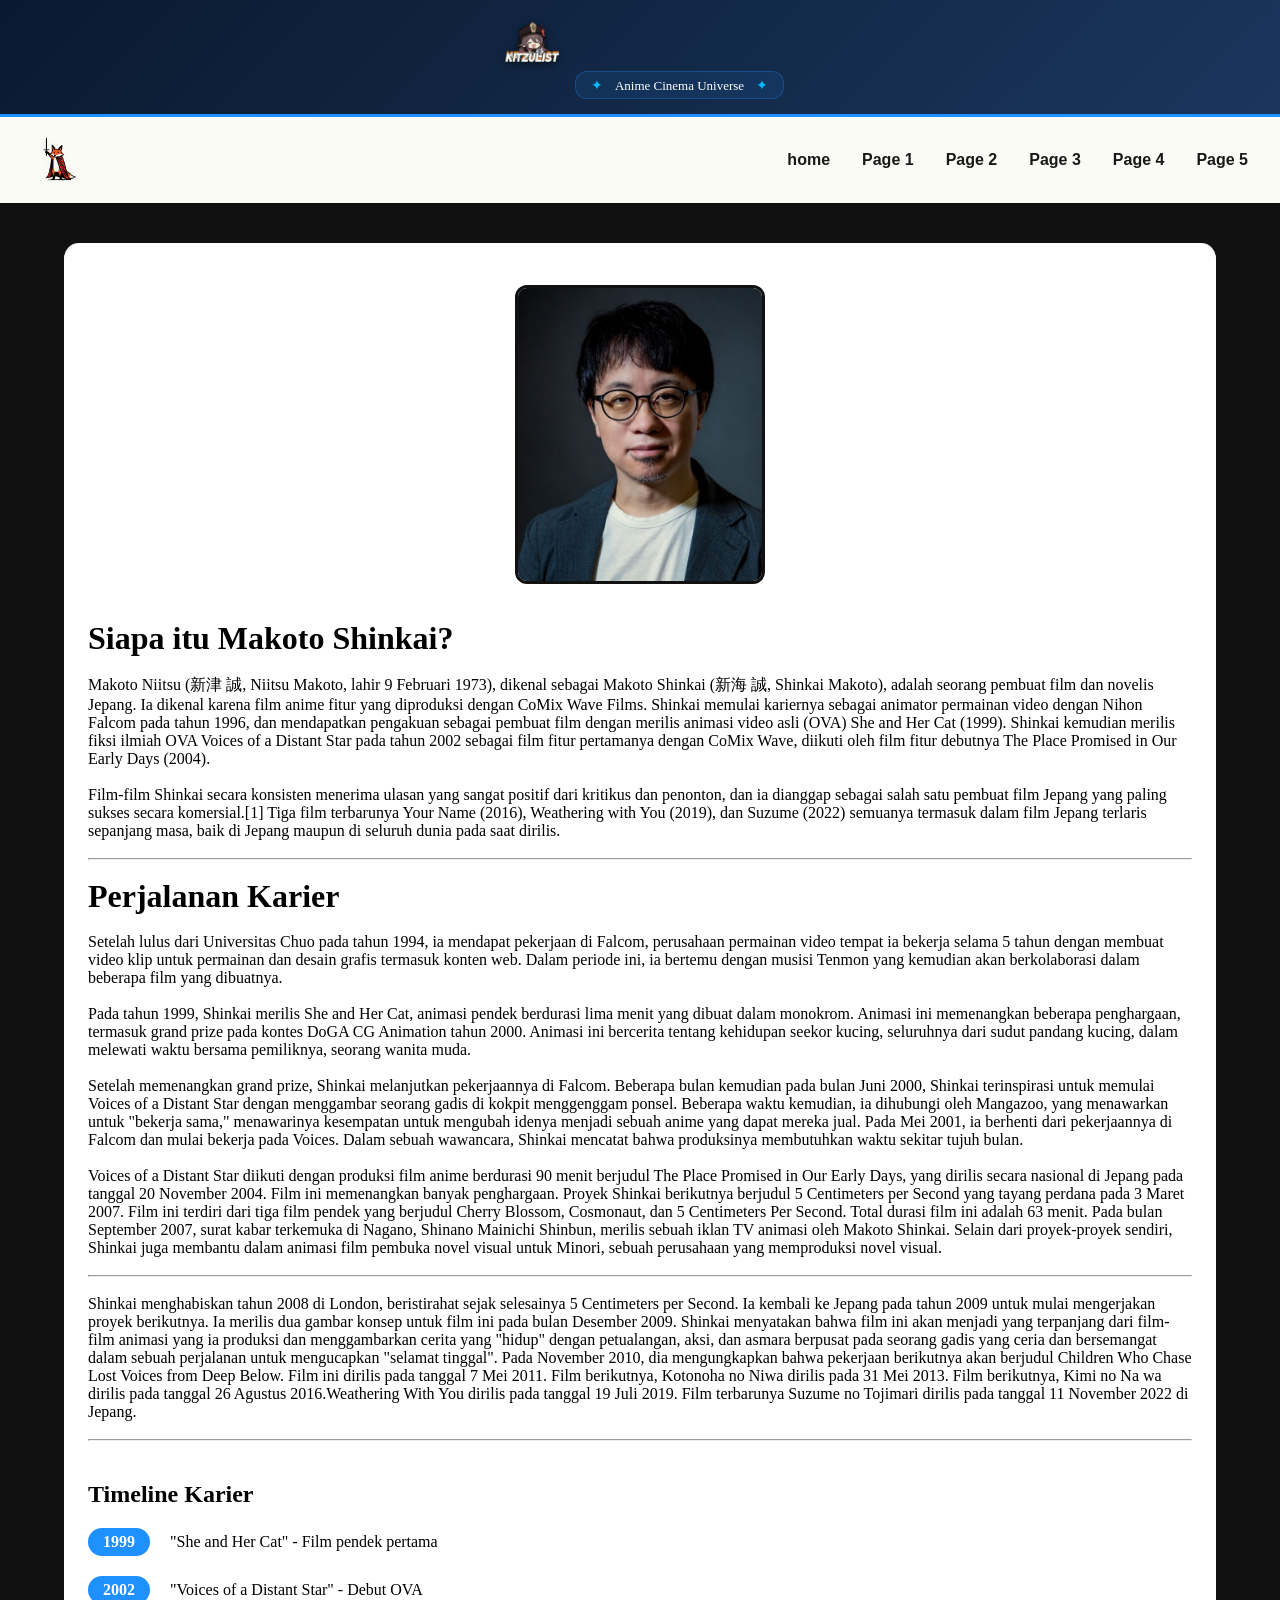
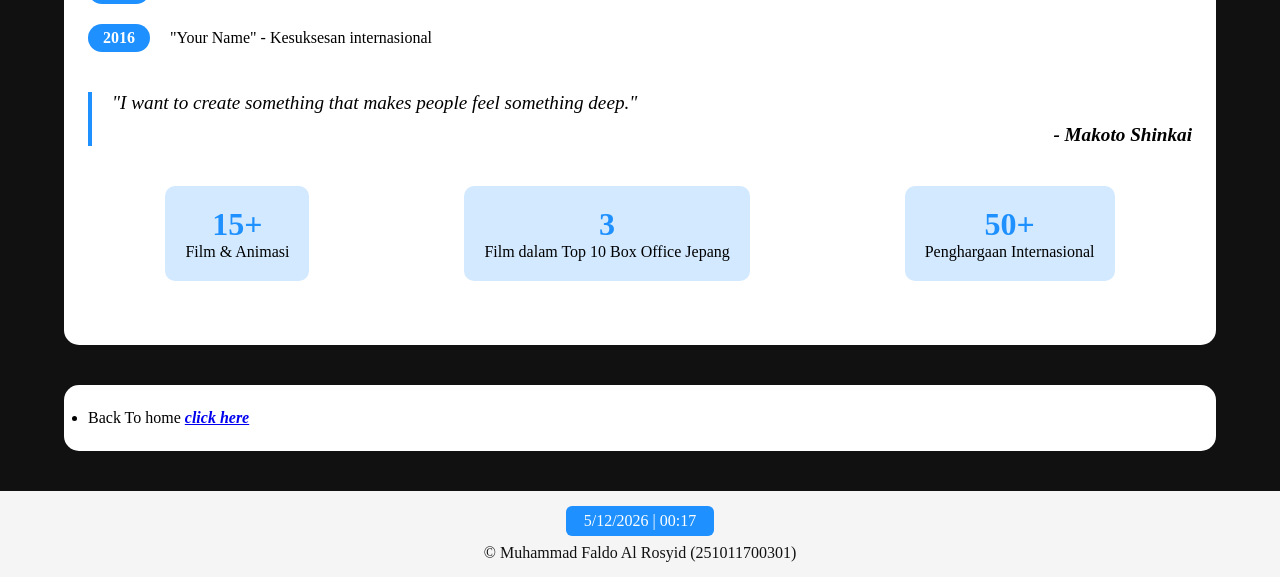
<file: makoto.html>
<!DOCTYPE html>
<html lang="en">
<head>
    <meta charset="UTF-8">
    <meta name="viewport" content="width=device-width, initial-scale=1.0">
    <title>About Makoto Shinkai</title>

     <link rel="stylesheet" href="UAS_Semester1.css">

</head>
<body style="background-color: #111;">
      <!--Banner-->
    <div style="
    background: linear-gradient(135deg, #0a192f, #1a365d);
    text-align: center;
    padding: 15px 0;                     /* DARI 22px JADI 15px (lebih compact) */
    border-bottom: 3px solid #1e90ff;
    box-shadow: 0 5px 15px rgba(0,0,0,0.3);
">
    <!-- LOGO LEBIH BESAR -->
    <img src="logobaru.png" 
         alt="KITZULIST" 
         style="height: 75px; width: auto; filter: drop-shadow(0 2px 4px rgba(0,0,0,0.5));">
    
    <!-- SUBTITLE TETAP SAMA (ANIME VIBES) -->
    <div style="
        display: inline-block;
        margin-top: 8px;
        padding: 4px 15px;
        background: rgba(30, 144, 255, 0.1);
        border-radius: 12px;
        border: 1px solid rgba(30, 144, 255, 0.3);
    ">
        <span style="color: #00bfff; font-size: 14px;">✦</span>
        <span style="color: white; font-size: 13px; margin: 0 8px;">Anime Cinema Universe</span>
        <span style="color: #00bfff; font-size: 14px;">✦</span>
    </div>
</div>
    <!--Banner-->
      <nav>
        <div class="">
            <img src="Raposa guerreira.jpg" alt="logo">
        </div>
        <ul>
            <li>
                <a href="index.html">home</a>
            </li>
            <li>
                <a href="kimi_no_nawa.html">Page 1</a>
            </li>
            <li>
                <a href="tenki_no_ko.html">Page 2</a>
            </li>
            <li>
                <a href="SUZUME.html">Page 3</a>
            </li>
          <li>
                <a href="the_garden_of_words.html">Page 4</a>
            </li>
             <li>
                <a href="5cmpersecond.html">Page 5</a>
            </li>
        </ul>
    </nav>
    <center>
        <table style="border: 1; padding: 3; cellspacing: 2; width: 300; height: auto;">
            <tr>
                <td><br>
                    <p>
                        <center>
                       <img src="makoto aseli.jpg"
                        alt="director"
                        class="foto-direktor">

                        </center><br> <br>
                    </p>
                    <h1>
                        Siapa itu Makoto Shinkai?
                    </h1> <br>
                    <p>
                        Makoto Niitsu (新津 誠, Niitsu Makoto, lahir 9 Februari 1973), dikenal sebagai Makoto Shinkai
                         (新海 誠, Shinkai Makoto), adalah seorang pembuat film dan novelis Jepang. Ia dikenal karena film
                          anime fitur yang diproduksi dengan CoMix Wave Films.
                        Shinkai memulai kariernya sebagai animator permainan video dengan Nihon Falcom pada tahun 1996,
                         dan mendapatkan pengakuan sebagai pembuat film dengan merilis animasi video asli (OVA) She and Her Cat (1999).
                          Shinkai kemudian merilis fiksi ilmiah OVA Voices of a Distant Star pada tahun 2002 sebagai film fitur pertamanya
                           dengan CoMix Wave, diikuti oleh film fitur debutnya The Place Promised in Our Early Days (2004).
                    </p><br>
                    <p>
                        Film-film Shinkai secara konsisten menerima ulasan yang sangat positif dari kritikus dan penonton, dan 
                        ia dianggap sebagai salah satu pembuat film Jepang yang paling sukses secara komersial.[1] Tiga film terbarunya
                         Your Name (2016), Weathering with You (2019), dan Suzume (2022) semuanya termasuk dalam film Jepang terlaris
                          sepanjang masa, baik di Jepang maupun di seluruh dunia pada saat dirilis.
                    </p><br> <hr>
                    <p><br>
                        <h1>Perjalanan Karier</h1><br>
                        Setelah lulus dari Universitas Chuo pada tahun 1994, ia mendapat pekerjaan di Falcom, perusahaan permainan video 
                        tempat ia bekerja selama 5 tahun dengan membuat video klip untuk permainan dan desain grafis termasuk konten web.
                         Dalam periode ini, ia bertemu dengan musisi Tenmon yang kemudian akan berkolaborasi dalam beberapa film yang dibuatnya.
                    </p><br>
                    <p>
                        Pada tahun 1999, Shinkai merilis She and Her Cat, animasi pendek berdurasi lima menit yang dibuat dalam monokrom.
                         Animasi ini memenangkan beberapa penghargaan, termasuk grand prize pada kontes DoGA CG Animation tahun 2000. 
                         Animasi ini bercerita tentang kehidupan seekor kucing, seluruhnya dari sudut pandang kucing, dalam melewati waktu 
                         bersama pemiliknya, seorang wanita muda.
                    </p><br>
                    <p>
                        Setelah memenangkan grand prize, Shinkai melanjutkan pekerjaannya di Falcom. Beberapa bulan kemudian pada bulan Juni 2000, 
                        Shinkai terinspirasi untuk memulai Voices of a Distant Star dengan menggambar seorang gadis di kokpit menggenggam ponsel. Beberapa
                         waktu kemudian, ia dihubungi oleh Mangazoo, yang menawarkan untuk "bekerja sama," menawarinya kesempatan untuk mengubah idenya menjadi 
                         sebuah anime yang dapat mereka jual. Pada Mei 2001, ia berhenti dari pekerjaannya di Falcom dan mulai bekerja pada Voices. Dalam sebuah
                          wawancara, Shinkai mencatat bahwa produksinya membutuhkan waktu sekitar tujuh bulan.
                    </p><br>
                    <p>
                        Voices of a Distant Star diikuti dengan produksi film anime berdurasi 90 menit berjudul The Place Promised in Our Early Days, yang dirilis 
                        secara nasional di Jepang pada tanggal 20 November 2004. Film ini memenangkan banyak penghargaan. Proyek Shinkai berikutnya berjudul 5 
                        Centimeters per Second yang tayang perdana pada 3 Maret 2007. Film ini terdiri dari tiga film pendek yang berjudul Cherry Blossom, Cosmonaut, 
                        dan 5 Centimeters Per Second. Total durasi film ini adalah 63 menit. Pada bulan September 2007, surat kabar terkemuka di Nagano, Shinano
                         Mainichi Shinbun, merilis sebuah iklan TV animasi oleh Makoto Shinkai. Selain dari proyek-proyek sendiri, Shinkai juga membantu dalam animasi
                          film pembuka novel visual untuk Minori, sebuah perusahaan yang memproduksi novel visual.
                    </p> <br> <hr>
                    <p> <br>
                        Shinkai menghabiskan tahun 2008 di London, beristirahat sejak selesainya 5 Centimeters per Second. Ia kembali ke Jepang pada tahun 2009 untuk
                         mulai mengerjakan proyek berikutnya. Ia merilis dua gambar konsep untuk film ini pada bulan Desember 2009. Shinkai menyatakan bahwa film ini
                          akan menjadi yang terpanjang dari film-film animasi yang ia produksi dan menggambarkan cerita yang "hidup" dengan petualangan, aksi, dan
                           asmara berpusat pada seorang gadis yang ceria dan bersemangat dalam sebuah perjalanan untuk mengucapkan "selamat tinggal".
                            Pada November 2010, dia mengungkapkan bahwa pekerjaan berikutnya akan berjudul Children Who Chase Lost Voices from Deep Below.
                             Film ini dirilis pada tanggal 7 Mei 2011. Film berikutnya, Kotonoha no Niwa dirilis pada 31 Mei 2013. Film berikutnya, 
                             Kimi no Na wa dirilis pada tanggal 26 Agustus 2016.Weathering With You dirilis pada tanggal 19 Juli 2019. Film terbarunya
                              Suzume no Tojimari dirilis pada tanggal 11 November 2022 di Jepang.
                    </p> <br> <hr>
<div class="timeline">
    <h2>Timeline Karier</h2>
    <div class="timeline-item">
        <div class="year">1999</div>
        <div class="content">"She and Her Cat" - Film pendek pertama</div>
    </div>
    <div class="timeline-item">
        <div class="year">2002</div>
        <div class="content">"Voices of a Distant Star" - Debut OVA</div>
    </div>
    <div class="timeline-item">
        <div class="year">2016</div>
        <div class="content">"Your Name" - Kesuksesan internasional</div>
    </div>
</div>
<blockquote class="quote">
    "I want to create something that makes people feel something deep."
    <span class="author">- Makoto Shinkai</span>
</blockquote>
<div class="stats">
    <div class="stat-box">
        <h3>15+</h3>
        <p>Film & Animasi</p>
    </div>
    <div class="stat-box">
        <h3>3</h3>
        <p>Film dalam Top 10 Box Office Jepang</p>
    </div>
    <div class="stat-box">
        <h3>50+</h3>
        <p>Penghargaan Internasional</p>
    </div>
</div>
                </td>
            </tr>
        </table>
    </center>
    <center>
        <table>
            <tr>
                <td>
                    <ul>
                        <li>
                            Back To home
                            <a href="index.html"><b><i>click here</i></b></a>
                        </li>
                    </ul>
                </td>
            </tr>
        </table>
    </center>
    <center>
<footer style="
    background: #f5f5f5;
    color: #111;
    text-align: center;
    padding: 15px;
">

    <!-- Widget Waktu -->
    <div style="margin-bottom: 8px;">
        <div style="
            display: inline-block;
            padding: 6px 18px;
            background: #1e90ff;
            color: white;
            border-radius: 6px;
            font-weight: 500;
        ">
            <span id="simple-clock">
                Loading waktu...
            </span>
        </div>
    </div>

    © Muhammad Faldo Al Rosyid (251011700301)

    <script>
        function updateSimpleClock() {
            var waktu = new Date();

            var jam = waktu.getHours().toString().padStart(2, '0');
            var menit = waktu.getMinutes().toString().padStart(2, '0');

            var tanggal = waktu.getDate() + "/" + 
                          (waktu.getMonth() + 1) + "/" + 
                          waktu.getFullYear();

            document.getElementById("simple-clock").innerHTML =
                tanggal + " | " + jam + ":" + menit;
        }

        updateSimpleClock();
        setInterval(updateSimpleClock, 30000);
    </script>
</footer>
    </center>
</body>
</html>
</file>
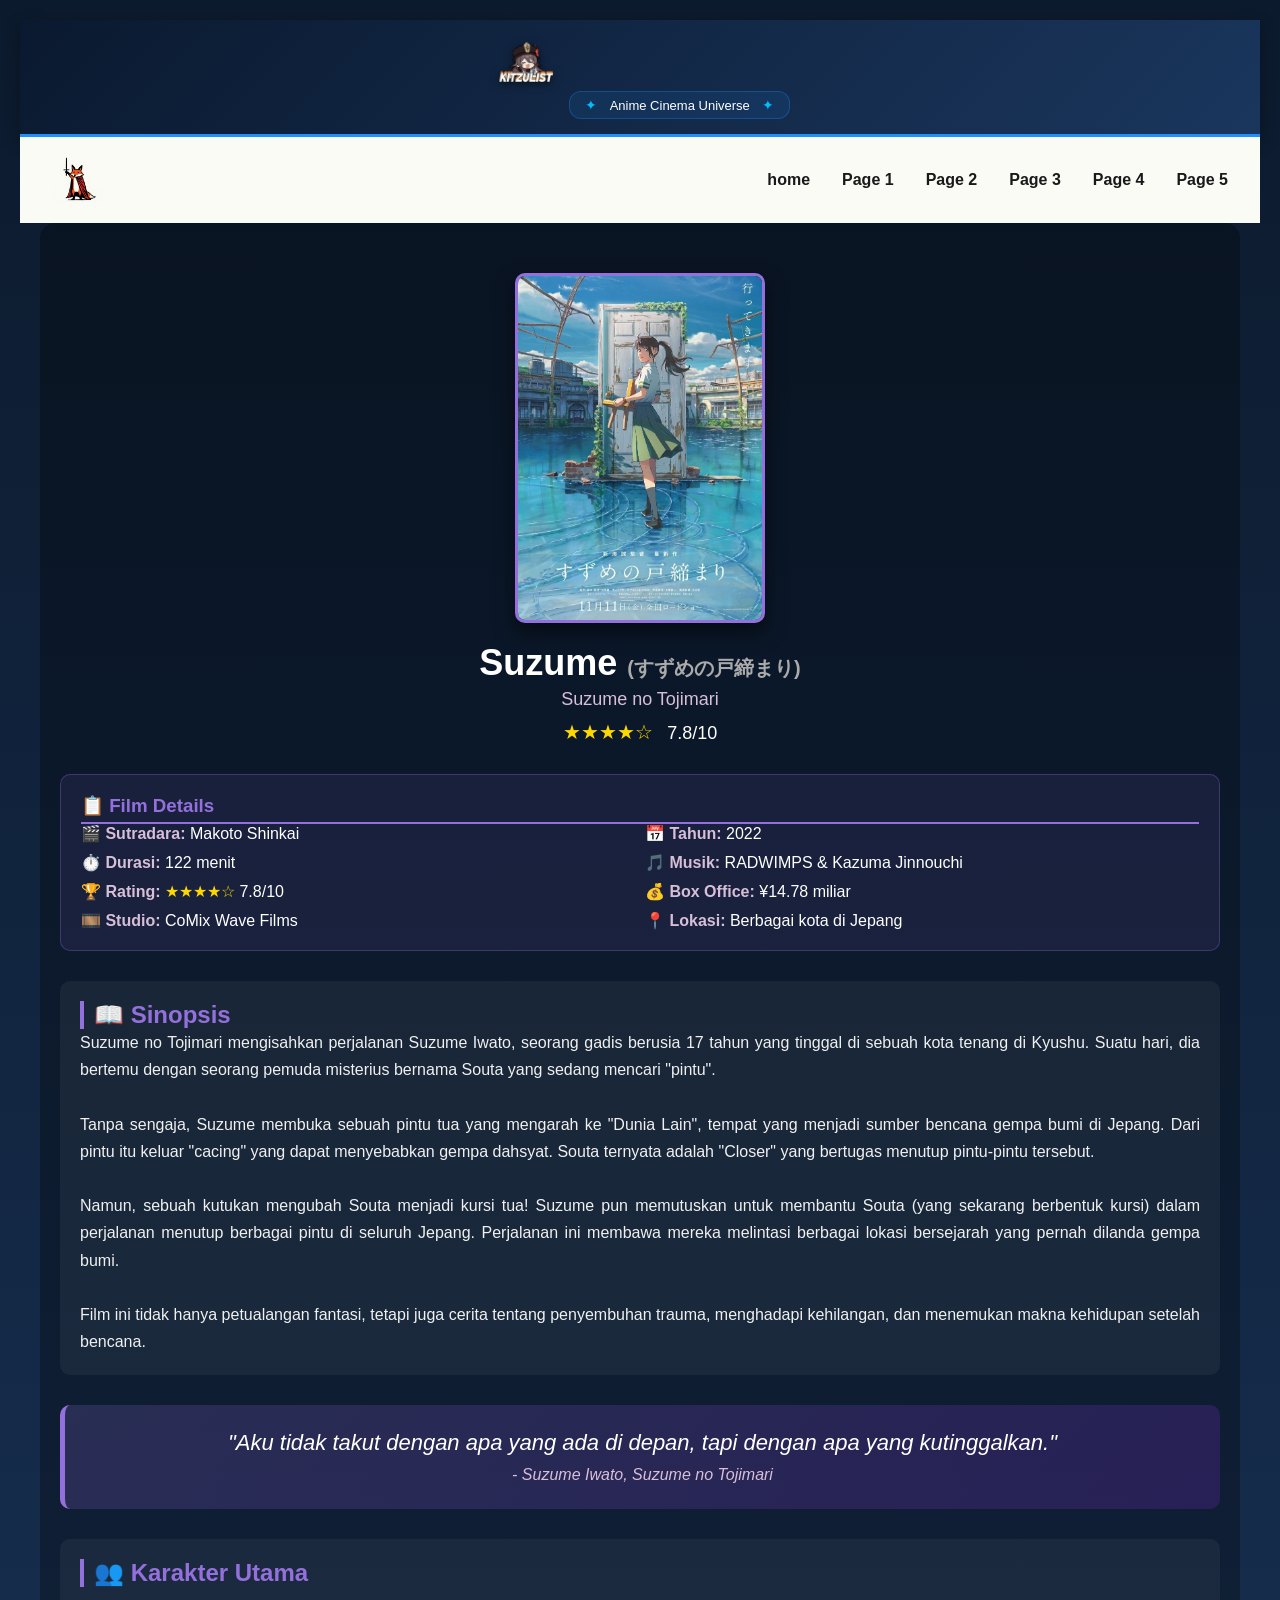
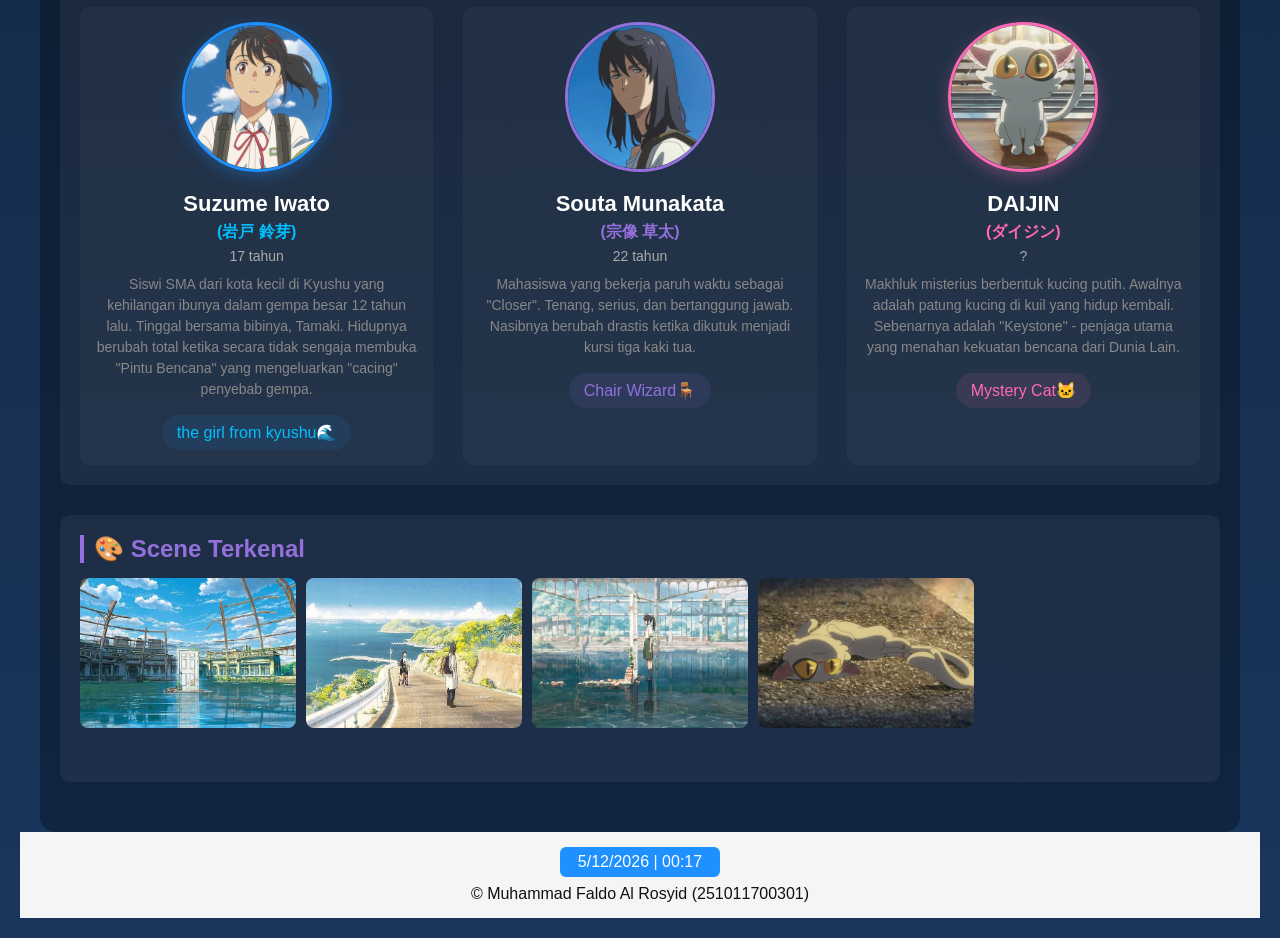
<file: SUZUME.html>
<!DOCTYPE html>
<html lang="en">
<head>
    <meta charset="UTF-8">
    <meta name="viewport" content="width=device-width, initial-scale=1.0">
    <title>Suzume - Kitzulist</title>
    <link rel="stylesheet" href="UAS_Semester1.css">
    <style>
        body {
            background-color: #0c1a2d;
            color: white;
            font-family: Arial, sans-serif;
            margin: 0;
            padding: 20px;
             background-image: linear-gradient(to bottom, #0c1a2d, #1a365d);
        }
        
        .container {
            max-width: 1200px;
            margin: 0 auto;
            background: rgba(0,0,0,0.3);
            padding: 20px;
            border-radius: 15px;
        }
        
        .quick-info {
            background: rgba(147, 112, 219, 0.1);
            padding: 20px;
            border-radius: 10px;
            border: 1px solid rgba(147, 112, 219, 0.3);
            margin-bottom: 20px;
        }
        
        .section {
            margin: 30px 0;
            padding: 20px;
            background: rgba(255,255,255,0.05);
            border-radius: 10px;
        }
        
        .character-card {
            text-align: center;
            padding: 15px;
            background: rgba(255,255,255,0.03);
            border-radius: 10px;
            transition: transform 0.3s;
        }
        
        .character-card:hover {
            transform: translateY(-5px);
            background: rgba(147, 112, 219, 0.1);
        }
        
        .gallery-grid {
            display: grid;
            grid-template-columns: repeat(auto-fill, minmax(200px, 1fr));
            gap: 10px;
            margin-top: 15px;
        }
        
        .gallery-grid img {
            width: 100%;
            height: 150px;
            object-fit: cover;
            border-radius: 8px;
            transition: transform 0.3s;
        }
        
        .gallery-grid img:hover {
            transform: scale(1.05);
        }
        
        .progress-bar {
            background: #333;
            height: 6px;
            border-radius: 3px;
            margin: 5px 0 15px 0;
            overflow: hidden;
        }
        
        .progress-fill {
            background: #9370db;
            height: 100%;
            border-radius: 3px;
        }
        
        .quote-box {
            background: linear-gradient(135deg, rgba(147,112,219,0.2), rgba(138,43,226,0.2));
            padding: 25px;
            border-radius: 10px;
            border-left: 5px solid #9370db;
            text-align: center;
            font-style: italic;
        }
        
        .nav-buttons {
            display: flex;
            justify-content: space-between;
            margin-top: 30px;
            padding: 20px;
            background: rgba(147,112,219,0.05);
            border-radius: 10px;
        }
        
        button {
            padding: 10px 20px;
            border: none;
            border-radius: 5px;
            cursor: pointer;
            font-weight: bold;
            transition: all 0.3s;
        }
        
        .btn-prev {
            background: #4b0082;
            color: white;
        }
        
        .btn-next {
            background: #9370db;
            color: white;
        }
        
        button:hover {
            transform: translateY(-2px);
            box-shadow: 0 5px 15px rgba(0,0,0,0.3);
        }
        
        h1, h2, h3 {
            color: #9370db;
        }
        
        h2 {
            border-left: 4px solid #9370db;
            padding-left: 10px;
        }
    </style>
</head>
<body>
      <!--Banner-->
    <div style="
    background: linear-gradient(135deg, #0a192f, #1a365d);
    text-align: center;
    padding: 15px 0;
    border-bottom: 3px solid #1e90ff;
    box-shadow: 0 5px 15px rgba(0,0,0,0.3);
">
    <!-- LOGO LEBIH BESAR -->
    <img src="logobaru.png" 
         alt="KITZULIST" 
         style="height: 75px; width: auto; filter: drop-shadow(0 2px 4px rgba(0,0,0,0.5));">
    
    <!-- SUBTITLE TETAP SAMA (ANIME VIBES) -->
    <div style="
        display: inline-block;
        margin-top: 8px;
        padding: 4px 15px;
        background: rgba(30, 144, 255, 0.1);
        border-radius: 12px;
        border: 1px solid rgba(30, 144, 255, 0.3);
    ">
        <span style="color: #00bfff; font-size: 14px;">✦</span>
        <span style="color: white; font-size: 13px; margin: 0 8px;">Anime Cinema Universe</span>
        <span style="color: #00bfff; font-size: 14px;">✦</span>
    </div>
</div>
    <!--Banner-->
    <!-- NAVBAR -->
     <nav>
        <div class="">
            <img src="Raposa guerreira.jpg" alt="logo">
        </div>
        <ul>
            <li>
                <a href="index.html">home</a>
            </li>
            <li>
                <a href="kimi_no_nawa.html">Page 1</a>
            </li>
            <li>
                <a href="tenki_no_ko.html">Page 2</a>
            </li>
            <li>
                <a href="SUZUME.html">Page 3</a>
            </li>
          <li>
                <a href="the_garden_of_words.html">Page 4</a>
            </li>
             <li>
                <a href="5cmpersecond.html">Page 5</a>
            </li>
        </ul>
    </nav>

    <div class="container">
        
        <!-- ========== HEADER FILM ========== -->
        <div style="text-align: center; margin: 30px 0;">
            <img src="Suzume No Tojimari.jpg" 
                 alt="Suzume Poster"
                 style="
                     width: 250px; 
                     height: 350px;
                     object-fit: cover;
                     border-radius: 10px; 
                     border: 3px solid #9370db;
                     box-shadow: 0 10px 20px rgba(0,0,0,0.5);
                 ">
            <h1 style="color: white; font-size: 36px; margin: 15px 0 5px 0;">
                Suzume <span style="font-size: 20px; color: #aaa;">(すずめの戸締まり)</span>
            </h1>
            <p style="color: #d8bfd8; font-size: 18px; margin: 0;">Suzume no Tojimari</p>
            <div style="margin-top: 10px;">
                <span style="color: gold; font-size: 20px;">★★★★☆</span>
                <span style="color: white; margin-left: 10px; font-size: 18px;">7.8/10</span>
            </div>
        </div>

        <!-- ========== QUICK INFO BOX ========== -->
        <div class="quick-info">
            <h3 style="color: #9370db; border-bottom: 2px solid #9370db; padding-bottom: 5px; margin-top: 0;">
                📋 Film Details
            </h3>
            
            <div style="display: grid; grid-template-columns: repeat(2, 1fr); gap: 10px;">
                <p><strong style="color: #d8bfd8;">🎬 Sutradara:</strong> Makoto Shinkai</p>
                <p><strong style="color: #d8bfd8;">📅 Tahun:</strong> 2022</p>
                <p><strong style="color: #d8bfd8;">⏱️ Durasi:</strong> 122 menit</p>
                <p><strong style="color: #d8bfd8;">🎵 Musik:</strong> RADWIMPS & Kazuma Jinnouchi</p>
                <p><strong style="color: #d8bfd8;">🏆 Rating:</strong> <span style="color: gold;">★★★★☆</span> 7.8/10</p>
                <p><strong style="color: #d8bfd8;">💰 Box Office:</strong> ¥14.78 miliar</p>
                <p><strong style="color: #d8bfd8;">🎞️ Studio:</strong> CoMix Wave Films</p>
                <p><strong style="color: #d8bfd8;">📍 Lokasi:</strong> Berbagai kota di Jepang</p>
            </div>
        </div>

        <!-- ========== SINOPSIS ========== -->
        <div class="section">
            <h2>📖 Sinopsis</h2>
            <p style="color: #f0f0f0; line-height: 1.7; text-align: justify;">
                Suzume no Tojimari mengisahkan perjalanan Suzume Iwato, seorang gadis berusia 17 tahun yang tinggal 
                di sebuah kota tenang di Kyushu. Suatu hari, dia bertemu dengan seorang pemuda misterius bernama Souta 
                yang sedang mencari "pintu". 
                <br><br>
                Tanpa sengaja, Suzume membuka sebuah pintu tua yang mengarah ke "Dunia Lain", tempat yang menjadi 
                sumber bencana gempa bumi di Jepang. Dari pintu itu keluar "cacing" yang dapat menyebabkan gempa dahsyat. 
                Souta ternyata adalah "Closer" yang bertugas menutup pintu-pintu tersebut.
                <br><br>
                Namun, sebuah kutukan mengubah Souta menjadi kursi tua! Suzume pun memutuskan untuk membantu Souta 
                (yang sekarang berbentuk kursi) dalam perjalanan menutup berbagai pintu di seluruh Jepang. 
                Perjalanan ini membawa mereka melintasi berbagai lokasi bersejarah yang pernah dilanda gempa bumi.
                <br><br>
                Film ini tidak hanya petualangan fantasi, tetapi juga cerita tentang penyembuhan trauma, menghadapi 
                kehilangan, dan menemukan makna kehidupan setelah bencana.
            </p>
        </div>

        <!-- ========== QUOTE ICONIC ========== -->
        <div class="quote-box">
            <p style="color: white; font-size: 22px; margin: 0;">
                "Aku tidak takut dengan apa yang ada di depan, tapi dengan apa yang kutinggalkan."
            </p>
            <p style="color: #d8bfd8; font-size: 16px; margin: 10px 0 0 0;">
                - Suzume Iwato, Suzume no Tojimari
            </p>
        </div>
<div class="section">
    <h2>👥 Karakter Utama</h2>
    <div style="display: grid; grid-template-columns: repeat(auto-fit, minmax(250px, 1fr)); gap: 30px; margin-top: 20px;">
        <!-- KARAKTER 1: SUZUME -->
        <div class="character-card">
            <img src="Suzume Iwato.jpg" 
                 alt="suzume"
                 style="
                     width: 150px; 
                     height: 150px; 
                     margin: 0 auto 15px auto;
                     border-radius: 50%;
                     object-fit: cover;
                     border: 3px solid #1e90ff;
                     box-shadow: 0 5px 15px rgba(30, 144, 255, 0.3);
                 ">
            <h3 style="color: white; margin: 0 0 5px 0; font-size: 22px;">Suzume Iwato</h3>
            <p style="color: #00bfff; margin: 0; font-size: 16px; font-weight: bold;">(岩戸 鈴芽)</p>
            <p style="color: #aaa; margin: 5px 0; font-size: 14px;">17 tahun</p>
            <p style="color: #888; font-size: 14px; margin-top: 10px; line-height: 1.5;">
                Siswi SMA dari kota kecil di Kyushu yang kehilangan ibunya dalam gempa besar 12 tahun lalu.
                Tinggal bersama bibinya, Tamaki. Hidupnya berubah total ketika secara tidak sengaja membuka 
                "Pintu Bencana" yang mengeluarkan "cacing" penyebab gempa.
            </p>
            <div style="
                margin-top: 15px;
                padding: 8px 15px;
                background: rgba(30, 144, 255, 0.1);
                border-radius: 20px;
                display: inline-block;
            ">
                <span style="color: #00bfff;">the girl from kyushu🌊</span>
            </div>
        </div> <!-- TUTUP SUZUME -->
        
        <!-- KARAKTER 2: SOUTA -->
        <div class="character-card">
            <img src="Souta Munakata icons - Suzume icons _ Suzume no Tojimari icons.jpg" 
                 alt="Souta Munakata"
                 style="
                     width: 150px; 
                     height: 150px; 
                     margin: 0 auto 15px auto;
                     border-radius: 50%;
                     object-fit: cover;
                     border: 3px solid #9370db;  <!-- Warna ungu untuk Souta -->
                     box-shadow: 0 5px 15px rgba(147, 112, 219, 0.3);
                 ">
            <h3 style="color: white; margin: 0 0 5px 0; font-size: 22px;">Souta Munakata</h3>
            <p style="color: #9370db; margin: 0; font-size: 16px; font-weight: bold;">(宗像 草太)</p>
            <p style="color: #aaa; margin: 5px 0; font-size: 14px;">22 tahun</p>
            <p style="color: #888; font-size: 14px; margin-top: 10px; line-height: 1.5;">
                Mahasiswa yang bekerja paruh waktu sebagai "Closer". Tenang, serius, dan bertanggung jawab. 
                Nasibnya berubah drastis ketika dikutuk menjadi kursi tiga kaki tua.
            </p>
            <div style="
                margin-top: 15px;
                padding: 8px 15px;
                background: rgba(147, 112, 219, 0.1);
                border-radius: 20px;
                display: inline-block;
            ">
                <span style="color: #9370db;">Chair Wizard🪑</span>  <!-- Label berbeda -->
            </div>
        </div> <!-- TUTUP SOUTA -->
        
        <!-- KARAKTER 3: DAIJIN -->
        <div class="character-card">
            <img src="Daijin.jpg" 
                 alt="Daijin"
                 style="
                     width: 150px; 
                     height: 150px; 
                     margin: 0 auto 15px auto;
                     border-radius: 50%;
                     object-fit: cover;
                     border: 3px solid #ff69b4;
                     box-shadow: 0 5px 15px rgba(255, 105, 180, 0.3);
                 ">
            <h3 style="color: white; margin: 0 0 5px 0; font-size: 22px;">DAIJIN</h3>
            <p style="color: #ff69b4; margin: 0; font-size: 16px; font-weight: bold;">(ダイジン)</p>
            <p style="color: #aaa; margin: 5px 0; font-size: 14px;">?</p>
            <p style="color: #888; font-size: 14px; margin-top: 10px; line-height: 1.5;">
                Makhluk misterius berbentuk kucing putih. Awalnya adalah patung kucing di kuil yang hidup kembali.
                Sebenarnya adalah "Keystone" - penjaga utama yang menahan kekuatan bencana dari Dunia Lain.
            </p>
            <div style="
                margin-top: 15px;
                padding: 8px 15px;
                background: rgba(255, 105, 180, 0.1);
                border-radius: 20px;
                display: inline-block;
            ">
                <span style="color: #ff69b4;">Mystery Cat🐱</span>  <!-- Label berbeda -->
            </div>
        </div> <!-- TUTUP DAIJIN -->
        
    </div> <!-- TUTUP GRID -->
</div> <!-- TUTUP SECTION -->
        <!-- ========== GALLERY SCENE ========== -->
        <div class="section">
            <h2>🎨 Scene Terkenal</h2>
            
            <div class="gallery-grid">
                <!-- Scene 1 -->
                <div>
                    <img src="scene1.jpg" 
                         alt="Scene">
                </div>
                <!-- Scene 2 -->
                <div>
                    <img src="scene2.jpg" 
                         alt="scene2">
                </div>
                <!-- Scene 3 -->
                <div>
                    <img src="scene3.jpg" 
                         alt="scene3">
                </div>
                
                <!-- Scene 4 -->
                <div>
                    <img src="scene4.jpg" 
                         alt="scene4">
                </div>
            </div>
        </div>
    </div> <!-- End Container -->

   <!-- ========== FOOTER ========== -->
    <footer style="
    background: #f5f5f5;
    color: #111;
    text-align: center;
    padding: 15px;
">

    <!-- Widget Waktu -->
    <div style="margin-bottom: 8px;">
        <div style="
            display: inline-block;
            padding: 6px 18px;
            background: #1e90ff;
            color: white;
            border-radius: 6px;
            font-weight: 500;
        ">
            <span id="simple-clock">
                Loading waktu...
            </span>
        </div>
    </div>

    © Muhammad Faldo Al Rosyid (251011700301)

    <script>
        function updateSimpleClock() {
            var waktu = new Date();

            var jam = waktu.getHours().toString().padStart(2, '0');
            var menit = waktu.getMinutes().toString().padStart(2, '0');

            var tanggal = waktu.getDate() + "/" + 
                          (waktu.getMonth() + 1) + "/" + 
                          waktu.getFullYear();

            document.getElementById("simple-clock").innerHTML =
                tanggal + " | " + jam + ":" + menit;
        }

        updateSimpleClock();
        setInterval(updateSimpleClock, 30000);
    </script>
</footer>
    </center>
</body>
</html>
</file>
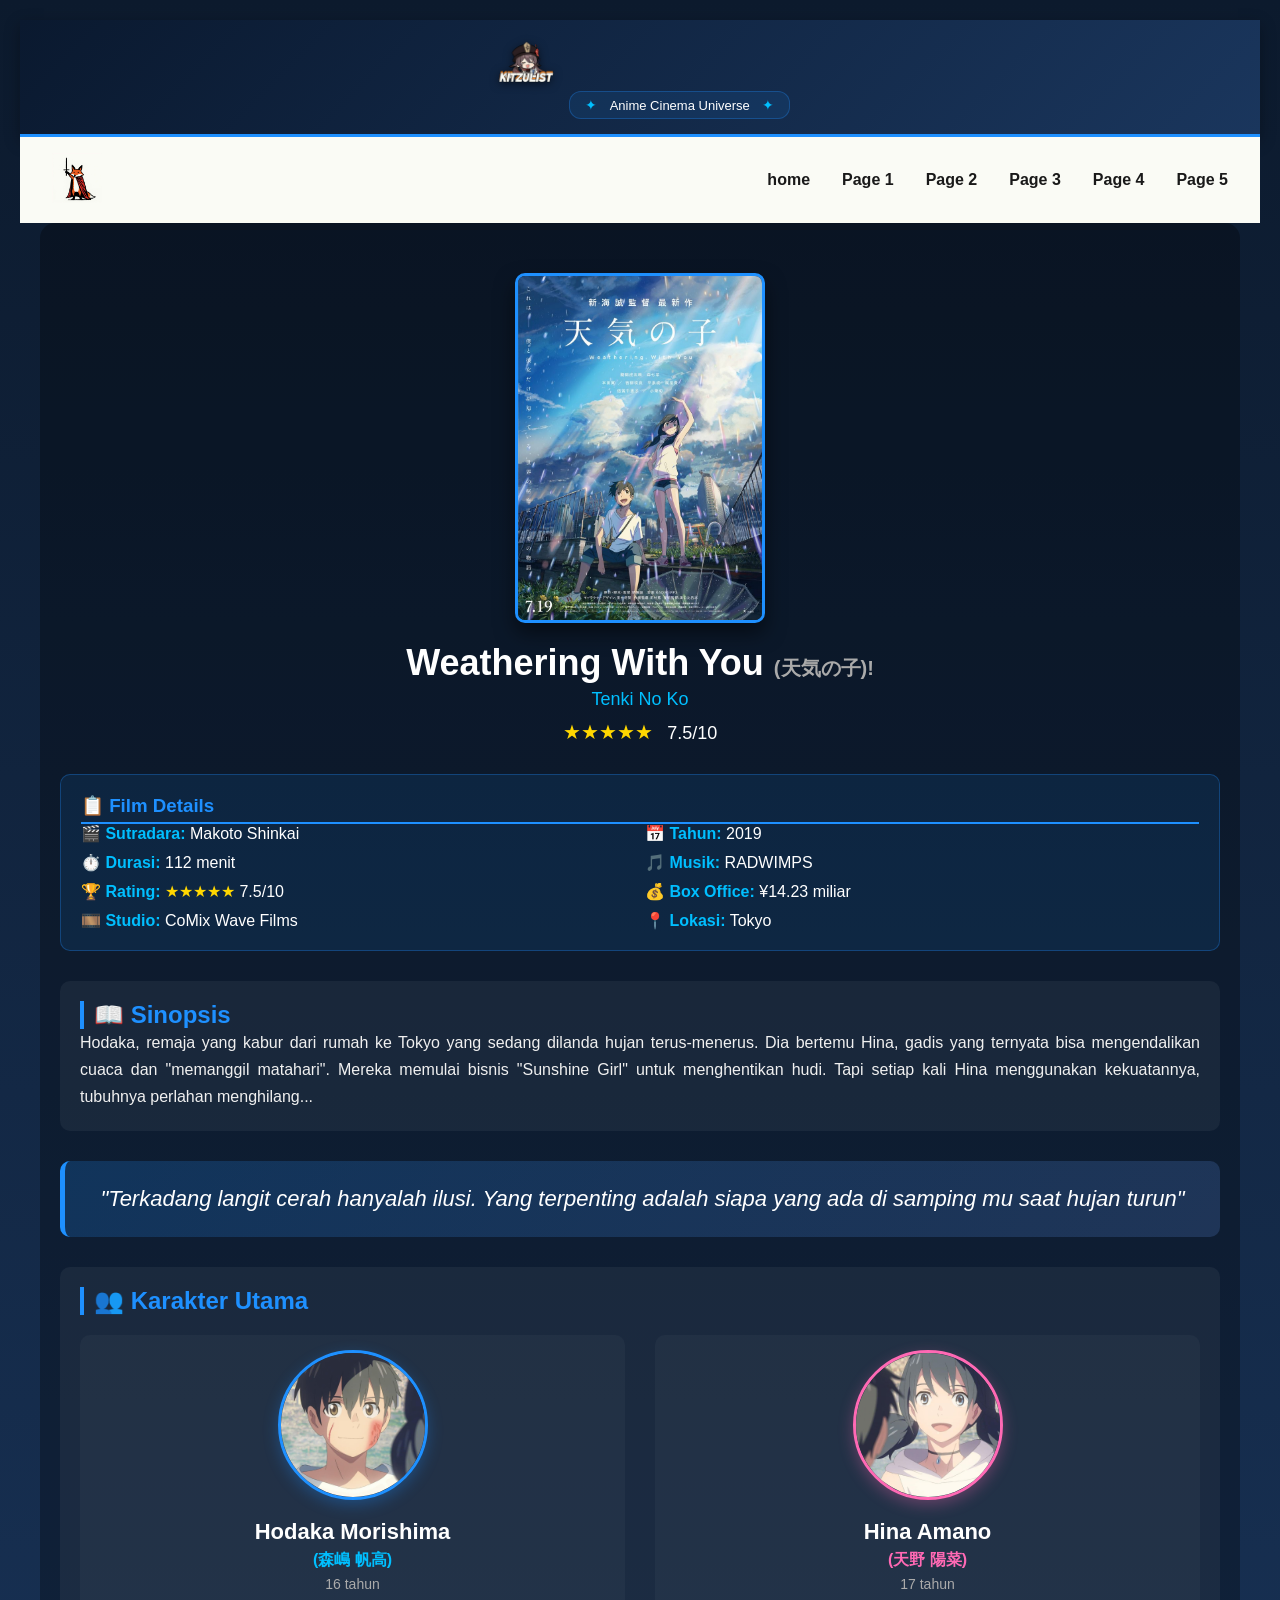
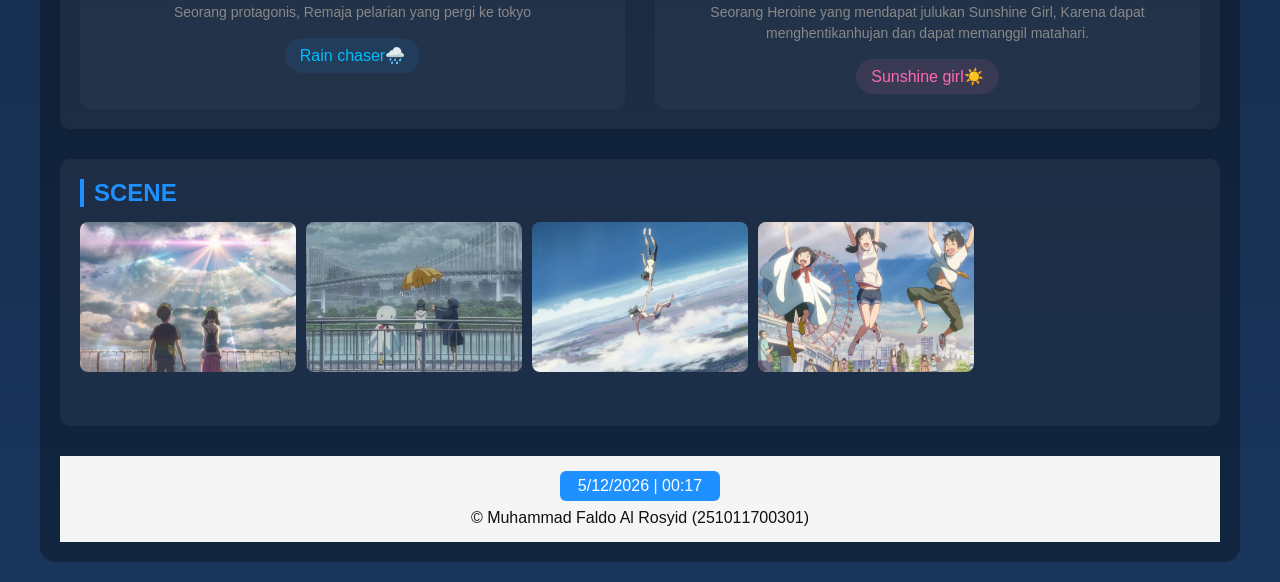
<file: tenki_no_ko.html>
<!DOCTYPE html>
<html lang="en">
<head>
    <meta charset="UTF-8">
    <meta name="viewport" content="width=device-width, initial-scale=1.0">
    <title>Tenki no ko - Kitzulist</title>
    <link rel="stylesheet" href="UAS_Semester1.css">
    <style>
        body {
            background-color: #0c1a2d;
            color: white;
            font-family: Arial, sans-serif;
            margin: 0;
            padding: 20px;
             background-image: linear-gradient(to bottom, #0c1a2d, #1a365d);
        }
        
        .container {
            max-width: 1200px;
            margin: 0 auto;
            background: rgba(0,0,0,0.3);
            padding: 20px;
            border-radius: 15px;
        }
        
        .quick-info {
            background: rgba(30, 144, 255, 0.1);
            padding: 20px;
            border-radius: 10px;
            border: 1px solid rgba(30, 144, 255, 0.3);
            margin-bottom: 20px;
        }
        
        .section {
            margin: 30px 0;
            padding: 20px;
            background: rgba(255,255,255,0.05);
            border-radius: 10px;
        }
        
        .character-card {
            text-align: center;
            padding: 15px;
            background: rgba(255,255,255,0.03);
            border-radius: 10px;
            transition: transform 0.3s;
        }
        
        .character-card:hover {
            transform: translateY(-5px);
            background: rgba(30,144,255,0.1);
        }
        
        .gallery-grid {
            display: grid;
            grid-template-columns: repeat(auto-fill, minmax(200px, 1fr));
            gap: 10px;
            margin-top: 15px;
        }
        
        .gallery-grid img {
            width: 100%;
            height: 150px;
            object-fit: cover;
            border-radius: 8px;
            transition: transform 0.3s;
        }
        
        .gallery-grid img:hover {
            transform: scale(1.05);
        }
        
        .progress-bar {
            background: #333;
            height: 6px;
            border-radius: 3px;
            margin: 5px 0 15px 0;
            overflow: hidden;
        }
        
        .progress-fill {
            background: #1e90ff;
            height: 100%;
            border-radius: 3px;
        }
        
        .quote-box {
            background: linear-gradient(135deg, rgba(30,144,255,0.2), rgba(100,149,237,0.2));
            padding: 25px;
            border-radius: 10px;
            border-left: 5px solid #1e90ff;
            text-align: center;
            font-style: italic;
        }
        
        .nav-buttons {
            display: flex;
            justify-content: space-between;
            margin-top: 30px;
            padding: 20px;
            background: rgba(30,144,255,0.05);
            border-radius: 10px;
        }
        
        button {
            padding: 10px 20px;
            border: none;
            border-radius: 5px;
            cursor: pointer;
            font-weight: bold;
            transition: all 0.3s;
        }
        
        .btn-prev {
            background: #1a365d;
            color: white;
        }
        
        .btn-next {
            background: #1e90ff;
            color: white;
        }
        
        button:hover {
            transform: translateY(-2px);
            box-shadow: 0 5px 15px rgba(0,0,0,0.3);
        }
        
        h1, h2, h3 {
            color: #1e90ff;
        }
        
        h2 {
            border-left: 4px solid #1e90ff;
            padding-left: 10px;
        }
    </style>
</head>
<body>
     <!--Banner-->
    <div style="
    background: linear-gradient(135deg, #0a192f, #1a365d);
    text-align: center;
    padding: 15px 0;                     /* DARI 22px JADI 15px (lebih compact) */
    border-bottom: 3px solid #1e90ff;
    box-shadow: 0 5px 15px rgba(0,0,0,0.3);
">
    <!-- LOGO LEBIH BESAR -->
    <img src="logobaru.png" 
         alt="KITZULIST" 
         style="height: 75px; width: auto; filter: drop-shadow(0 2px 4px rgba(0,0,0,0.5));">
    
    <!-- SUBTITLE TETAP SAMA (ANIME VIBES) -->
    <div style="
        display: inline-block;
        margin-top: 8px;
        padding: 4px 15px;
        background: rgba(30, 144, 255, 0.1);
        border-radius: 12px;
        border: 1px solid rgba(30, 144, 255, 0.3);
    ">
        <span style="color: #00bfff; font-size: 14px;">✦</span>
        <span style="color: white; font-size: 13px; margin: 0 8px;">Anime Cinema Universe</span>
        <span style="color: #00bfff; font-size: 14px;">✦</span>
    </div>
</div>
    <!--Banner-->
    <!-- NAVBAR -->
     <nav>
        <div class="">
            <img src="Raposa guerreira.jpg" alt="logo">
        </div>
         <ul>
            <li>
                <a href="index.html">home</a>
            </li>
            <li>
                <a href="kimi_no_nawa.html">Page 1</a>
            </li>
            <li>
                <a href="tenki_no_ko.html">Page 2</a>
            </li>
            <li>
                <a href="SUZUME.html">Page 3</a>
            </li>
          <li>
                <a href="the_garden_of_words.html">Page 4</a>
            </li>
             <li>
                <a href="5cmpersecond.html">Page 5</a>
            </li>
        </ul>
    </nav>
    <!--content-->
    <div class="container">
        <div style="text-align: center; margin: 30px 0;">
            <img src="Tenki no Ko.jpg" 
                 alt="Tenki no ko Poster"
                 style="
                     width: 250px; 
                     height: 350px;
                     object-fit: cover;
                     border-radius: 10px; 
                     border: 3px solid #1e90ff;
                     box-shadow: 0 10px 20px rgba(0,0,0,0.5);
                 ">
            <h1 style="color: white; font-size: 36px; margin: 15px 0 5px 0;">
                Weathering With You <span style="font-size: 20px; color: #aaa;">(天気の子)!</span>
            </h1>
            <p style="color: #00bfff; font-size: 18px; margin: 0;">Tenki No Ko</p>
            <div style="margin-top: 10px;">
                <span style="color: gold; font-size: 20px;">★★★★★</span>
                <span style="color: white; margin-left: 10px; font-size: 18px;">7.5/10</span>
            </div>
        </div>

        <!-- ========== QUICK INFO BOX ========== -->
        <div class="quick-info">
            <h3 style="color: #1e90ff; border-bottom: 2px solid #1e90ff; padding-bottom: 5px; margin-top: 0;">
                📋 Film Details
            </h3>
            
            <div style="display: grid; grid-template-columns: repeat(2, 1fr); gap: 10px;">
                <p><strong style="color: #00bfff;">🎬 Sutradara:</strong> Makoto Shinkai</p>
                <p><strong style="color: #00bfff;">📅 Tahun:</strong> 2019</p>
                <p><strong style="color: #00bfff;">⏱️ Durasi:</strong> 112 menit</p>
                <p><strong style="color: #00bfff;">🎵 Musik:</strong> RADWIMPS</p>
                <p><strong style="color: #00bfff;">🏆 Rating:</strong> <span style="color: gold;">★★★★★</span> 7.5/10</p>
                <p><strong style="color: #00bfff;">💰 Box Office:</strong> ¥14.23 miliar</p>
                <p><strong style="color: #00bfff;">🎞️ Studio:</strong> CoMix Wave Films</p>
                <p><strong style="color: #00bfff;">📍 Lokasi:</strong> Tokyo</p>
            </div>
        </div>

        <!-- ========== SINOPSIS ========== -->
        <div class="section">
            <h2>📖 Sinopsis</h2>
            <p style="color: #f0f0f0; line-height: 1.7; text-align: justify;">
              Hodaka, remaja yang kabur dari rumah ke Tokyo yang sedang dilanda hujan 
              terus-menerus. Dia bertemu Hina, gadis yang ternyata bisa mengendalikan 
              cuaca dan "memanggil matahari". Mereka memulai bisnis "Sunshine Girl"
               untuk menghentikan hudi. Tapi setiap kali Hina menggunakan kekuatannya, tubuhnya perlahan menghilang...
            </p>
        </div>

        <!-- ========== QUOTE ICONIC ========== -->
        <div class="quote-box">
            <p style="color: white; font-size: 22px; margin: 0;">
           "Terkadang langit cerah hanyalah ilusi. Yang terpenting adalah siapa yang ada di samping mu saat hujan turun"
            </p>
        </div>

        <!-- ========== KARAKTER UTAMA ========== -->
        <!-- ========== KARAKTER UTAMA ========== -->
<div class="section">
    <h2>👥 Karakter Utama</h2>
    
    <div style="display: grid; grid-template-columns: repeat(auto-fit, minmax(250px, 1fr)); gap: 30px; margin-top: 20px;">
        <div class="character-card">
            <!-- GANTI DENGAN GAMBAR TAKI -->
            <img src="Hodaka.jpg" 
                 alt="Hodaka"
                 style="
                     width: 150px; 
                     height: 150px; 
                     margin: 0 auto 15px auto;
                     border-radius: 50%;
                     object-fit: cover;
                     border: 3px solid #1e90ff;
                     box-shadow: 0 5px 15px rgba(30, 144, 255, 0.3);
                 ">
            <h3 style="color: white; margin: 0 0 5px 0; font-size: 22px;">Hodaka Morishima</h3>
            <p style="color: #00bfff; margin: 0; font-size: 16px; font-weight: bold;"> (森嶋 帆高)</p>
            <p style="color: #aaa; margin: 5px 0; font-size: 14px;">16 tahun</p>
            <p style="color: #888; font-size: 14px; margin-top: 10px; line-height: 1.5;">
                Seorang protagonis, Remaja pelarian yang pergi ke tokyo
            </p>
            <div style="
                margin-top: 15px;
                padding: 8px 15px;
                background: rgba(30, 144, 255, 0.1);
                border-radius: 20px;
                display: inline-block;
            ">
                <span style="color: #00bfff;">Rain chaser🌧️</span>
            </div>
        </div>
        <div class="character-card">
            <!-- GANTI DENGAN GAMBAR MITSUHA -->
            <img src="J u r i.jpg" 
                 alt="Hina Amano"
                 style="
                     width: 150px; 
                     height: 150px; 
                     margin: 0 auto 15px auto;
                     border-radius: 50%;
                     object-fit: cover;
                     border: 3px solid #ff69b4;
                     box-shadow: 0 5px 15px rgba(255, 105, 180, 0.3);
                 ">
            <h3 style="color: white; margin: 0 0 5px 0; font-size: 22px;">Hina Amano</h3>
            <p style="color: #ff69b4; margin: 0; font-size: 16px; font-weight: bold;"> (天野 陽菜)</p>
            <p style="color: #aaa; margin: 5px 0; font-size: 14px;">17 tahun</p>
            <p style="color: #888; font-size: 14px; margin-top: 10px; line-height: 1.5;">
              Seorang Heroine yang mendapat julukan Sunshine Girl, Karena dapat menghentikanhujan
              dan dapat memanggil matahari.
            </p>
            <div style="
                margin-top: 15px;
                padding: 8px 15px;
                background: rgba(255, 105, 180, 0.1);
                border-radius: 20px;
                display: inline-block;
            ">
                <span style="color: #ff69b4;">Sunshine girl☀️</span>
            </div>
        </div>
    </div>
</div>
        <!-- ========== GALLERY SCENE ========== -->
        <div class="section">
            <h2>SCENE</h2>
            
            <div class="gallery-grid">
                <!-- Scene 1 -->
                <div>
                    <img src="tenki.jpg" 
                         alt="Comet Scene">
                </div>          
                <!-- Scene 2 -->
                <div>
                    <img src="apalah.jpg" 
                         alt="Stairway Scene">
                </div>
                <!-- Scene 3 -->
                <div>
                    <img src="nook.jpg" 
                         alt="Lake Scene">
                </div>         
                <!-- Scene 4 -->
                <div>
                    <img src="ko.jpg" 
                         alt="Tokyo View">
                </div>
            </div>
        </div>
    <!-- ========== FOOTER ========== -->
    <footer style="
    background: #f5f5f5;
    color: #111;
    text-align: center;
    padding: 15px;
">

    <!-- Widget Waktu -->
    <div style="margin-bottom: 8px;">
        <div style="
            display: inline-block;
            padding: 6px 18px;
            background: #1e90ff;
            color: white;
            border-radius: 6px;
            font-weight: 500;
        ">
            <span id="simple-clock">
                Loading waktu...
            </span>
        </div>
    </div>

    © Muhammad Faldo Al Rosyid (251011700301)

    <script>
        function updateSimpleClock() {
            var waktu = new Date();

            var jam = waktu.getHours().toString().padStart(2, '0');
            var menit = waktu.getMinutes().toString().padStart(2, '0');

            var tanggal = waktu.getDate() + "/" + 
                          (waktu.getMonth() + 1) + "/" + 
                          waktu.getFullYear();

            document.getElementById("simple-clock").innerHTML =
                tanggal + " | " + jam + ":" + menit;
        }

        updateSimpleClock();
        setInterval(updateSimpleClock, 30000);
    </script>
</footer>
    </center>
</body>
</html>
</file>
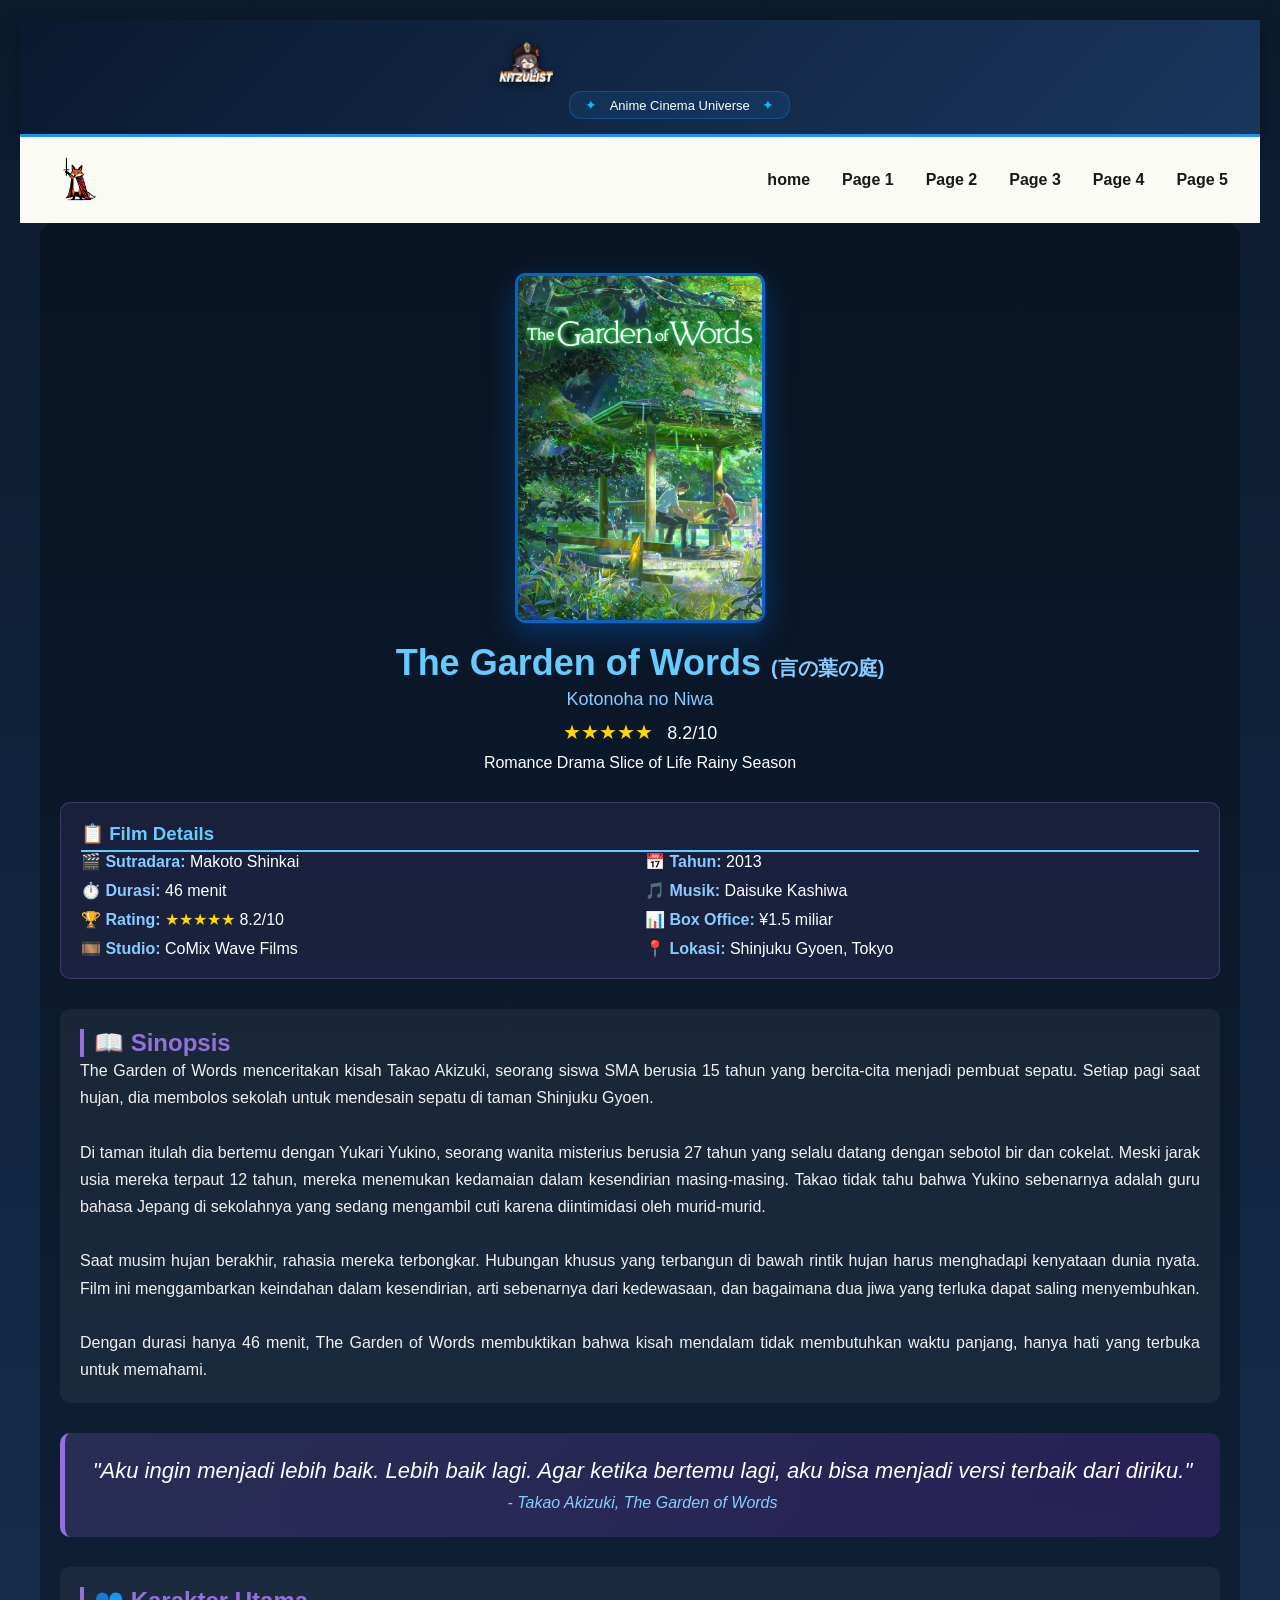
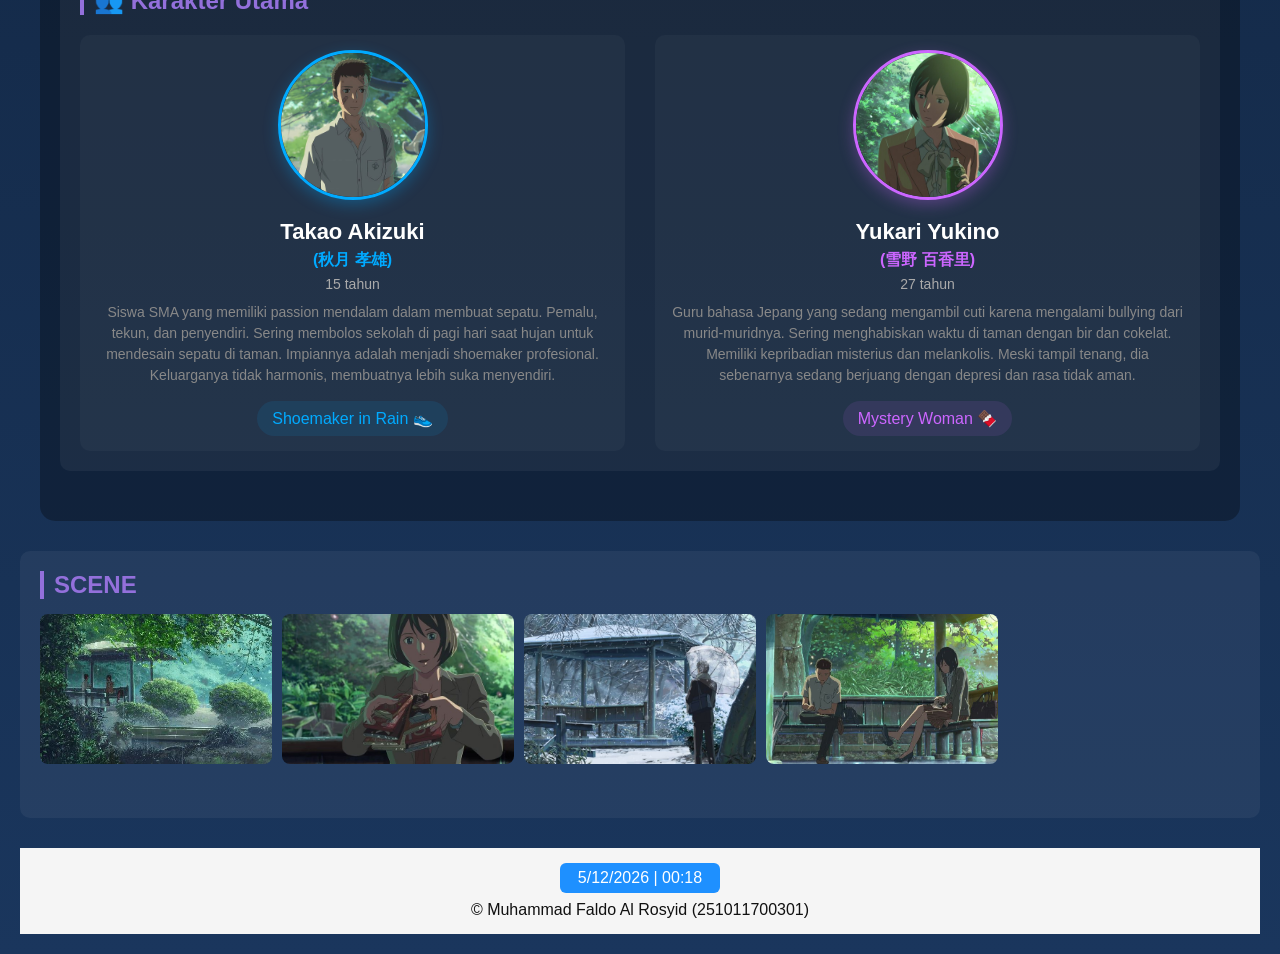
<file: the_garden_of_words.html>
<!DOCTYPE html>
<html lang="en">
<head>
    <meta charset="UTF-8">
    <meta name="viewport" content="width=device-width, initial-scale=1.0">
    <title>The Garden of Words - Kitzulist</title>
    <link rel="stylesheet" href="UAS_Semester1.css">
    <style>
              body {
            background-color: #0c1a2d;
            color: white;
            font-family: Arial, sans-serif;
            margin: 0;
            padding: 20px;
             background-image: linear-gradient(to bottom, #0c1a2d, #1a365d);
        }
        
        .container {
            max-width: 1200px;
            margin: 0 auto;
            background: rgba(0,0,0,0.3);
            padding: 20px;
            border-radius: 15px;
        }
        
        .quick-info {
            background: rgba(147, 112, 219, 0.1);
            padding: 20px;
            border-radius: 10px;
            border: 1px solid rgba(147, 112, 219, 0.3);
            margin-bottom: 20px;
        }
        
        .section {
            margin: 30px 0;
            padding: 20px;
            background: rgba(255,255,255,0.05);
            border-radius: 10px;
        }
        
        .character-card {
            text-align: center;
            padding: 15px;
            background: rgba(255,255,255,0.03);
            border-radius: 10px;
            transition: transform 0.3s;
        }
        
        .character-card:hover {
            transform: translateY(-5px);
            background: rgba(147, 112, 219, 0.1);
        }
        
        .gallery-grid {
            display: grid;
            grid-template-columns: repeat(auto-fill, minmax(200px, 1fr));
            gap: 10px;
            margin-top: 15px;
        }
        
        .gallery-grid img {
            width: 100%;
            height: 150px;
            object-fit: cover;
            border-radius: 8px;
            transition: transform 0.3s;
        }
        
        .gallery-grid img:hover {
            transform: scale(1.05);
        }
        
        .progress-bar {
            background: #333;
            height: 6px;
            border-radius: 3px;
            margin: 5px 0 15px 0;
            overflow: hidden;
        }
        
        .progress-fill {
            background: #9370db;
            height: 100%;
            border-radius: 3px;
        }
        
        .quote-box {
            background: linear-gradient(135deg, rgba(147,112,219,0.2), rgba(138,43,226,0.2));
            padding: 25px;
            border-radius: 10px;
            border-left: 5px solid #9370db;
            text-align: center;
            font-style: italic;
        }
        
        .nav-buttons {
            display: flex;
            justify-content: space-between;
            margin-top: 30px;
            padding: 20px;
            background: rgba(147,112,219,0.05);
            border-radius: 10px;
        }
        
        button {
            padding: 10px 20px;
            border: none;
            border-radius: 5px;
            cursor: pointer;
            font-weight: bold;
            transition: all 0.3s;
        }
        
        .btn-prev {
            background: #4b0082;
            color: white;
        }
        
        .btn-next {
            background: #9370db;
            color: white;
        }
        
        button:hover {
            transform: translateY(-2px);
            box-shadow: 0 5px 15px rgba(0,0,0,0.3);
        }
        
        h1, h2, h3 {
            color: #9370db;
        }
        
        h2 {
            border-left: 4px solid #9370db;
            padding-left: 10px;
        }
    </style>
</head>
<body>
    <!--Banner-->
    <div style="
        background: linear-gradient(135deg, #0a192f, #1a365d);
        text-align: center;
        padding: 15px 0;
        border-bottom: 3px solid #1e90ff;
        box-shadow: 0 5px 15px rgba(0,0,0,0.3);
    ">
        <img src="logobaru.png" 
             alt="KITZULIST" 
             style="height: 75px; width: auto; filter: drop-shadow(0 2px 4px rgba(0,0,0,0.5));">
        
        <div style="
            display: inline-block;
            margin-top: 8px;
            padding: 4px 15px;
            background: rgba(30, 144, 255, 0.1);
            border-radius: 12px;
            border: 1px solid rgba(30, 144, 255, 0.3);
        ">
            <span style="color: #00bfff; font-size: 14px;">✦</span>
            <span style="color: white; font-size: 13px; margin: 0 8px;">Anime Cinema Universe</span>
            <span style="color: #00bfff; font-size: 14px;">✦</span>
        </div>
    </div>
    <!--Banner-->
    <!-- NAVBAR -->
    <nav>
        <div class="">
            <img src="Raposa guerreira.jpg" alt="logo">
        </div>
          <ul>
            <li>
                <a href="index.html">home</a>
            </li>
            <li>
                <a href="kimi_no_nawa.html">Page 1</a>
            </li>
            <li>
                <a href="tenki_no_ko.html">Page 2</a>
            </li>
            <li>
                <a href="SUZUME.html">Page 3</a>
            </li>
          <li>
                <a href="the_garden_of_words.html">Page 4</a>
            </li>
             <li>
                <a href="5cmpersecond.html">Page 5</a>
            </li>
        </ul>
    </nav>

    <div class="container rain-animation">
        
        <!-- ========== HEADER FILM ========== -->
        <div style="text-align: center; margin: 30px 0;">
            <img src="The garden of words (2013) - Makoto Shinkai.jpg" 
                 alt="The Garden of Words Poster"
                 style="
                     width: 250px; 
                     height: 350px;
                     object-fit: cover;
                     border-radius: 10px; 
                     border: 3px solid #0066cc;
                     box-shadow: 0 10px 30px rgba(0, 102, 204, 0.4);
                 ">
            <h1 style="color: #66ccff; font-size: 36px; margin: 15px 0 5px 0;">
                The Garden of Words <span style="font-size: 20px; color: #88ccff;">(言の葉の庭)</span>
            </h1>
            <p style="color: #88ccff; font-size: 18px; margin: 0;">Kotonoha no Niwa</p>
            <div style="margin-top: 10px;">
                <span style="color: gold; font-size: 20px;">★★★★★</span>
                <span style="color: white; margin-left: 10px; font-size: 18px;">8.2/10</span>
            </div>
            <div style="margin-top: 10px;">
                <span class="tag">Romance</span>
                <span class="tag">Drama</span>
                <span class="tag">Slice of Life</span>
                <span class="tag">Rainy Season</span>
            </div>
        </div>

        <!-- ========== QUICK INFO BOX ========== -->
        <div class="quick-info">
            <h3 style="color: #66ccff; border-bottom: 2px solid #66ccff; padding-bottom: 5px; margin-top: 0;">
                📋 Film Details
            </h3>
            
            <div style="display: grid; grid-template-columns: repeat(2, 1fr); gap: 10px;">
                <p><strong style="color: #88ccff;">🎬 Sutradara:</strong> Makoto Shinkai</p>
                <p><strong style="color: #88ccff;">📅 Tahun:</strong> 2013</p>
                <p><strong style="color: #88ccff;">⏱️ Durasi:</strong> 46 menit</p>
                <p><strong style="color: #88ccff;">🎵 Musik:</strong> Daisuke Kashiwa</p>
                <p><strong style="color: #88ccff;">🏆 Rating:</strong> <span style="color: gold;">★★★★★</span> 8.2/10</p>
                <p><strong style="color: #88ccff;">📊 Box Office:</strong> ¥1.5 miliar</p>
                <p><strong style="color: #88ccff;">🎞️ Studio:</strong> CoMix Wave Films</p>
                <p><strong style="color: #88ccff;">📍 Lokasi:</strong> Shinjuku Gyoen, Tokyo</p>
            </div>
        </div>

        <!-- ========== SINOPSIS ========== -->
        <div class="section">
            <h2>📖 Sinopsis</h2>
            <p style="color: #f0f0f0; line-height: 1.7; text-align: justify;">
                The Garden of Words menceritakan kisah Takao Akizuki, seorang siswa SMA berusia 15 tahun yang bercita-cita 
                menjadi pembuat sepatu. Setiap pagi saat hujan, dia membolos sekolah untuk mendesain sepatu di taman Shinjuku Gyoen.
                <br><br>
                Di taman itulah dia bertemu dengan Yukari Yukino, seorang wanita misterius berusia 27 tahun yang selalu datang 
                dengan sebotol bir dan cokelat. Meski jarak usia mereka terpaut 12 tahun, mereka menemukan kedamaian dalam 
                kesendirian masing-masing. Takao tidak tahu bahwa Yukino sebenarnya adalah guru bahasa Jepang di sekolahnya 
                yang sedang mengambil cuti karena diintimidasi oleh murid-murid.
                <br><br>
                Saat musim hujan berakhir, rahasia mereka terbongkar. Hubungan khusus yang terbangun di bawah rintik hujan 
                harus menghadapi kenyataan dunia nyata. Film ini menggambarkan keindahan dalam kesendirian, arti sebenarnya 
                dari kedewasaan, dan bagaimana dua jiwa yang terluka dapat saling menyembuhkan.
                <br><br>
                Dengan durasi hanya 46 menit, The Garden of Words membuktikan bahwa kisah mendalam tidak membutuhkan waktu 
                panjang, hanya hati yang terbuka untuk memahami.
            </p>
        </div>

        <!-- ========== QUOTE ICONIC ========== -->
        <div class="quote-box">
            <p style="color: white; font-size: 22px; margin: 0;">
                "Aku ingin menjadi lebih baik. Lebih baik lagi. Agar ketika bertemu lagi, aku bisa menjadi versi terbaik dari diriku."
            </p>
            <p style="color: #88ccff; font-size: 16px; margin: 10px 0 0 0;">
                - Takao Akizuki, The Garden of Words
            </p>
        </div>

        <!-- ========== KARAKTER UTAMA ========== -->
        <div class="section">
            <h2>👥 Karakter Utama</h2>
            
            <div style="display: grid; grid-template-columns: repeat(auto-fit, minmax(250px, 1fr)); gap: 30px; margin-top: 20px;">
                
                <!-- KARAKTER 1: TAKAO -->
                <div class="character-card">
                    <img src="akano.jpg" 
                         alt="Takao Akizuki"
                         style="
                             width: 150px; 
                             height: 150px; 
                             margin: 0 auto 15px auto;
                             border-radius: 50%;
                             object-fit: cover;
                             border: 3px solid #00aaff;
                             box-shadow: 0 5px 15px rgba(0, 170, 255, 0.3);
                         ">
                    <h3 style="color: white; margin: 0 0 5px 0; font-size: 22px;">Takao Akizuki</h3>
                    <p style="color: #00aaff; margin: 0; font-size: 16px; font-weight: bold;">(秋月 孝雄)</p>
                    <p style="color: #aaa; margin: 5px 0; font-size: 14px;">15 tahun</p>
                    <p style="color: #888; font-size: 14px; margin-top: 10px; line-height: 1.5;">
                        Siswa SMA yang memiliki passion mendalam dalam membuat sepatu. Pemalu, tekun, dan penyendiri.
                        Sering membolos sekolah di pagi hari saat hujan untuk mendesain sepatu di taman. Impiannya adalah 
                        menjadi shoemaker profesional. Keluarganya tidak harmonis, membuatnya lebih suka menyendiri.
                    </p>
                    <div style="
                        margin-top: 15px;
                        padding: 8px 15px;
                        background: rgba(0, 170, 255, 0.1);
                        border-radius: 20px;
                        display: inline-block;
                    ">
                        <span style="color: #00aaff;">Shoemaker in Rain 👟</span>
                    </div>
                </div>
                
                <!-- KARAKTER 2: YUKARI -->
                <div class="character-card">
                    <img src="Yukari Yukino.jpg" 
                         alt="Yukari Yukino"
                         style="
                             width: 150px; 
                             height: 150px; 
                             margin: 0 auto 15px auto;
                             border-radius: 50%;
                             object-fit: cover;
                             border: 3px solid #cc66ff;
                             box-shadow: 0 5px 15px rgba(204, 102, 255, 0.3);
                         ">
                    <h3 style="color: white; margin: 0 0 5px 0; font-size: 22px;">Yukari Yukino</h3>
                    <p style="color: #cc66ff; margin: 0; font-size: 16px; font-weight: bold;">(雪野 百香里)</p>
                    <p style="color: #aaa; margin: 5px 0; font-size: 14px;">27 tahun</p>
                    <p style="color: #888; font-size: 14px; margin-top: 10px; line-height: 1.5;">
                        Guru bahasa Jepang yang sedang mengambil cuti karena mengalami bullying dari murid-muridnya.
                        Sering menghabiskan waktu di taman dengan bir dan cokelat. Memiliki kepribadian misterius dan 
                        melankolis. Meski tampil tenang, dia sebenarnya sedang berjuang dengan depresi dan rasa tidak aman.
                    </p>
                    <div style="
                        margin-top: 15px;
                        padding: 8px 15px;
                        background: rgba(204, 102, 255, 0.1);
                        border-radius: 20px;
                        display: inline-block;
                    ">
                        <span style="color: #cc66ff;">Mystery Woman 🍫</span>
                    </div>
                </div>
                </div>
            </div>
        </div>

        <!-- ========== GALLERY SCENE ========== -->
        <div class="section">
            <h2>SCENE</h2>
            
            <div class="gallery-grid">
                <!-- Scene 1 -->
                <div>
                    <img src="scenetgd1.jpg" 
                         alt="Rainy Garden Scene">
                </div>
                <!-- Scene 2 -->
                <div>
                    <img src="scenetgd2.jpg" 
                         alt="scenetgd2">
                </div>
                <!-- Scene 3 -->
                <div>
                    <img src="scenetgd3.jpg" 
                         alt="scenetgd3">
                </div>
                <!-- Scene 4 -->
                <div>
                    <img src="scenetgd4.jpg" 
                         alt="scenetgd4">
                </div>
            </div>
        </div>
            </div>
        </div>
         <!-- ========== FOOTER ========== -->
    <footer style="
    background: #f5f5f5;
    color: #111;
    text-align: center;
    padding: 15px;
">

    <!-- Widget Waktu -->
    <div style="margin-bottom: 8px;">
        <div style="
            display: inline-block;
            padding: 6px 18px;
            background: #1e90ff;
            color: white;
            border-radius: 6px;
            font-weight: 500;
        ">
            <span id="simple-clock">
                Loading waktu...
            </span>
        </div>
    </div>

    © Muhammad Faldo Al Rosyid (251011700301)

    <script>
        function updateSimpleClock() {
            var waktu = new Date();

            var jam = waktu.getHours().toString().padStart(2, '0');
            var menit = waktu.getMinutes().toString().padStart(2, '0');

            var tanggal = waktu.getDate() + "/" + 
                          (waktu.getMonth() + 1) + "/" + 
                          waktu.getFullYear();

            document.getElementById("simple-clock").innerHTML =
                tanggal + " | " + jam + ":" + menit;
        }

        updateSimpleClock();
        setInterval(updateSimpleClock, 30000);
    </script>
</footer>
    </center>
</body>
</html>
</file>
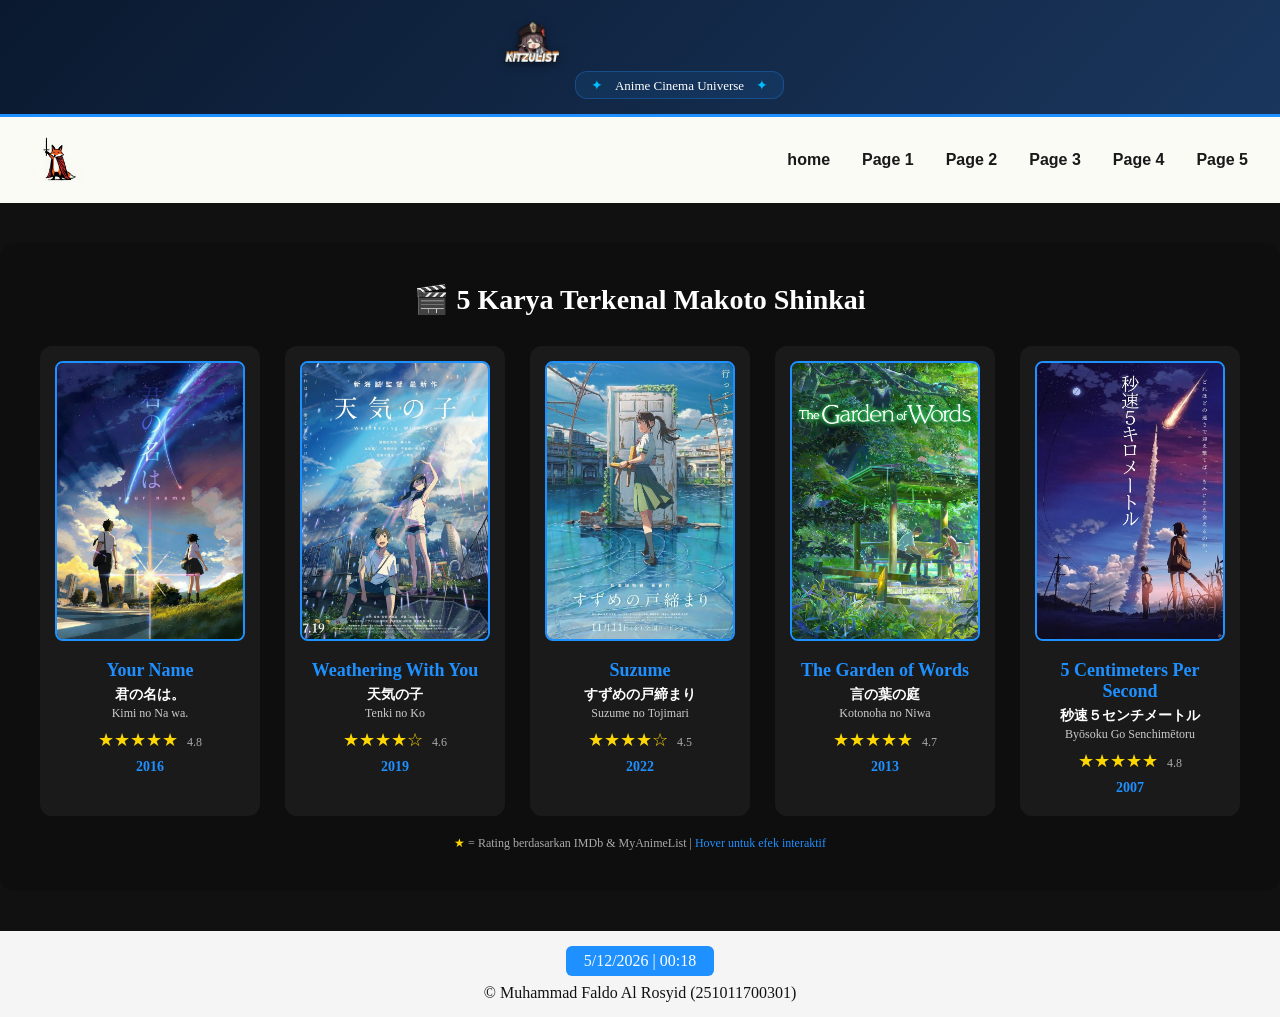
<file: UAS_Semester1.html>
<!DOCTYPE html>
<html lang="en">
<head>
    <meta charset="UTF-8">
    <meta name="viewport" content="width=device-width, initial-scale=1.0">
    <title>Gallery</title>

     <link rel="stylesheet" href="UAS_Semester1.css">

</head>
<body style="background-color: #111;">
      <!--Banner-->
    <div style="
    background: linear-gradient(135deg, #0a192f, #1a365d);
    text-align: center;
    padding: 15px 0;                     /* DARI 22px JADI 15px (lebih compact) */
    border-bottom: 3px solid #1e90ff;
    box-shadow: 0 5px 15px rgba(0,0,0,0.3);
">
    <!-- LOGO LEBIH BESAR -->
    <img src="logobaru.png" 
         alt="KITZULIST" 
         style="height: 75px; width: auto; filter: drop-shadow(0 2px 4px rgba(0,0,0,0.5));">
    
    <!-- SUBTITLE TETAP SAMA (ANIME VIBES) -->
    <div style="
        display: inline-block;
        margin-top: 8px;
        padding: 4px 15px;
        background: rgba(30, 144, 255, 0.1);
        border-radius: 12px;
        border: 1px solid rgba(30, 144, 255, 0.3);
    ">
        <span style="color: #00bfff; font-size: 14px;">✦</span>
        <span style="color: white; font-size: 13px; margin: 0 8px;">Anime Cinema Universe</span>
        <span style="color: #00bfff; font-size: 14px;">✦</span>
    </div>
</div>
    <!--Banner-->
      <nav>
        <div class="">
            <img src="Raposa guerreira.jpg" alt="logo">
        </div>
        <ul>
           <ul>
            <li>
                <a href="index.html">home</a>
            </li>
            <li>
                <a href="kimi_no_nawa.html">Page 1</a>
            </li>
            <li>
                <a href="tenki_no_ko.html">Page 2</a>
            </li>
            <li>
                <a href="SUZUME.html">Page 3</a>
            </li>
          <li>
                <a href="the_garden_of_words.html">Page 4</a>
            </li>
             <li>
                <a href="5cmpersecond.html">Page 5</a>
            </li>
        </ul>
    </nav>
    <!--content-->
    <div style="text-align: center; padding: 40px 20px; background: rgba(0,0,0,0.2); border-radius: 15px; margin: 40px 0;">
    <h2 style="color: white; font-size: 28px; margin-bottom: 30px;">🎬 5 Karya Terkenal Makoto Shinkai</h2>
    
    <!-- GRID CONTAINER -->
    <div style="
        display: grid;
        grid-template-columns: repeat(5, 1fr);
        gap: 25px;
        max-width: 1400px;
        margin: 0 auto;
        padding: 0 20px;
    ">
        
        <!-- FILM 1: YOUR NAME -->
        <div style="
            text-align: center; 
            background: rgba(255,255,255,0.05); 
            padding: 15px; 
            border-radius: 12px;
            transition: all 0.3s ease;
        " onmouseover="this.style.transform='translateY(-10px)'; this.style.boxShadow='0 10px 25px rgba(30, 144, 255, 0.3)';" 
           onmouseout="this.style.transform='translateY(0)'; this.style.boxShadow='none';">
            
            <a href="kimi_no_nawa.html" style="text-decoration: none; display: block;">
                <img src="Kimi no na Wa.jpg" 
                     style="
                         width: 100%; 
                         height: 280px; 
                         object-fit: cover; 
                         border-radius: 8px; 
                         border: 2px solid #1e90ff; 
                         margin-bottom: 10px;
                         transition: all 0.3s ease;
                     " 
                     onmouseover="this.style.transform='scale(1.05)'; this.style.borderColor='#ffd700';"
                     onmouseout="this.style.transform='scale(1)'; this.style.borderColor='#1e90ff';">
            </a>
            
            <h3 style="color: #1e90ff; margin: 5px 0; font-size: 18px; transition: color 0.3s;" 
                onmouseover="this.style.color='#ffd700'" 
                onmouseout="this.style.color='#1e90ff'">
                Your Name
            </h3>
            
            <p style="color: white; margin: 2px 0; font-size: 14px; font-weight: bold;">君の名は。</p>
            <p style="color: #ccc; margin: 2px 0; font-size: 12px;">Kimi no Na wa.</p>
            
            <div style="margin: 8px 0;">
                <span style="color: #ffd700; font-size: 18px;">★★★★★</span>
                <span style="color: #aaa; font-size: 12px; margin-left: 5px;">4.8</span>
            </div>
            
            <p style="color: #1e90ff; margin: 5px 0; font-size: 14px; font-weight: bold; transition: color 0.3s;"
               onmouseover="this.style.color='#ffd700'" 
               onmouseout="this.style.color='#1e90ff'">
                2016
            </p>
        </div>
        
        <!-- FILM 2: WEATHERING WITH YOU -->
        <div style="
            text-align: center; 
            background: rgba(255,255,255,0.05); 
            padding: 15px; 
            border-radius: 12px;
            transition: all 0.3s ease;
        " onmouseover="this.style.transform='translateY(-10px)'; this.style.boxShadow='0 10px 25px rgba(30, 144, 255, 0.3)';" 
           onmouseout="this.style.transform='translateY(0)'; this.style.boxShadow='none';">
            
            <a href="tenki_no_ko.html" style="text-decoration: none; display: block;">
                <img src="Tenki no Ko.jpg" 
                     style="
                         width: 100%; 
                         height: 280px; 
                         object-fit: cover; 
                         border-radius: 8px; 
                         border: 2px solid #1e90ff; 
                         margin-bottom: 10px;
                         transition: all 0.3s ease;
                     " 
                     onmouseover="this.style.transform='scale(1.05)'; this.style.borderColor='#ffd700';"
                     onmouseout="this.style.transform='scale(1)'; this.style.borderColor='#1e90ff';">
            </a>
            
            <h3 style="color: #1e90ff; margin: 5px 0; font-size: 18px; transition: color 0.3s;" 
                onmouseover="this.style.color='#ffd700'" 
                onmouseout="this.style.color='#1e90ff'">
                Weathering With You
            </h3>
            
            <p style="color: white; margin: 2px 0; font-size: 14px; font-weight: bold;">天気の子</p>
            <p style="color: #ccc; margin: 2px 0; font-size: 12px;">Tenki no Ko</p>
            
            <div style="margin: 8px 0;">
                <span style="color: #ffd700; font-size: 18px;">★★★★☆</span>
                <span style="color: #aaa; font-size: 12px; margin-left: 5px;">4.6</span>
            </div>
            
            <p style="color: #1e90ff; margin: 5px 0; font-size: 14px; font-weight: bold; transition: color 0.3s;"
               onmouseover="this.style.color='#ffd700'" 
               onmouseout="this.style.color='#1e90ff'">
                2019
            </p>
        </div>
        
        <!-- FILM 3: SUZUME -->
        <div style="
            text-align: center; 
            background: rgba(255,255,255,0.05); 
            padding: 15px; 
            border-radius: 12px;
            transition: all 0.3s ease;
        " onmouseover="this.style.transform='translateY(-10px)'; this.style.boxShadow='0 10px 25px rgba(30, 144, 255, 0.3)';" 
           onmouseout="this.style.transform='translateY(0)'; this.style.boxShadow='none';">
            
            <a href="SUZUME.html" style="text-decoration: none; display: block;">
                <img src="Suzume No Tojimari.jpg" 
                     style="
                         width: 100%; 
                         height: 280px; 
                         object-fit: cover; 
                         border-radius: 8px; 
                         border: 2px solid #1e90ff; 
                         margin-bottom: 10px;
                         transition: all 0.3s ease;
                     " 
                     onmouseover="this.style.transform='scale(1.05)'; this.style.borderColor='#ffd700';"
                     onmouseout="this.style.transform='scale(1)'; this.style.borderColor='#1e90ff';">
            </a>
            
            <h3 style="color: #1e90ff; margin: 5px 0; font-size: 18px; transition: color 0.3s;" 
                onmouseover="this.style.color='#ffd700'" 
                onmouseout="this.style.color='#1e90ff'">
                Suzume
            </h3>
            
            <p style="color: white; margin: 2px 0; font-size: 14px; font-weight: bold;">すずめの戸締まり</p>
            <p style="color: #ccc; margin: 2px 0; font-size: 12px;">Suzume no Tojimari</p>
            
            <div style="margin: 8px 0;">
                <span style="color: #ffd700; font-size: 18px;">★★★★☆</span>
                <span style="color: #aaa; font-size: 12px; margin-left: 5px;">4.5</span>
            </div>
            
            <p style="color: #1e90ff; margin: 5px 0; font-size: 14px; font-weight: bold; transition: color 0.3s;"
               onmouseover="this.style.color='#ffd700'" 
               onmouseout="this.style.color='#1e90ff'">
                2022
            </p>
        </div>
        
        <!-- FILM 4: THE GARDEN OF WORDS -->
        <div style="
            text-align: center; 
            background: rgba(255,255,255,0.05); 
            padding: 15px; 
            border-radius: 12px;
            transition: all 0.3s ease;
        " onmouseover="this.style.transform='translateY(-10px)'; this.style.boxShadow='0 10px 25px rgba(30, 144, 255, 0.3)';" 
           onmouseout="this.style.transform='translateY(0)'; this.style.boxShadow='none';">
            
            <a href="the_garden_of_words.html" style="text-decoration: none; display: block;">
                <img src="The garden of words (2013) - Makoto Shinkai.jpg" 
                     style="
                         width: 100%; 
                         height: 280px; 
                         object-fit: cover; 
                         border-radius: 8px; 
                         border: 2px solid #1e90ff; 
                         margin-bottom: 10px;
                         transition: all 0.3s ease;
                     " 
                     onmouseover="this.style.transform='scale(1.05)'; this.style.borderColor='#ffd700';"
                     onmouseout="this.style.transform='scale(1)'; this.style.borderColor='#1e90ff';">
            </a>
            
            <h3 style="color: #1e90ff; margin: 5px 0; font-size: 18px; transition: color 0.3s;" 
                onmouseover="this.style.color='#ffd700'" 
                onmouseout="this.style.color='#1e90ff'">
                The Garden of Words
            </h3>
            
            <p style="color: white; margin: 2px 0; font-size: 14px; font-weight: bold;">言の葉の庭</p>
            <p style="color: #ccc; margin: 2px 0; font-size: 12px;">Kotonoha no Niwa</p>
            
            <div style="margin: 8px 0;">
                <span style="color: #ffd700; font-size: 18px;">★★★★★</span>
                <span style="color: #aaa; font-size: 12px; margin-left: 5px;">4.7</span>
            </div>
            
            <p style="color: #1e90ff; margin: 5px 0; font-size: 14px; font-weight: bold; transition: color 0.3s;"
               onmouseover="this.style.color='#ffd700'" 
               onmouseout="this.style.color='#1e90ff'">
                2013
            </p>
        </div>
        
        <!-- FILM 5: 5 CENTIMETERS PER SECOND -->
        <div style="
            text-align: center; 
            background: rgba(255,255,255,0.05); 
            padding: 15px; 
            border-radius: 12px;
            transition: all 0.3s ease;
        " onmouseover="this.style.transform='translateY(-10px)'; this.style.boxShadow='0 10px 25px rgba(30, 144, 255, 0.3)';" 
           onmouseout="this.style.transform='translateY(0)'; this.style.boxShadow='none';">
            
            <a href="5cmpersecond.html" style="text-decoration: none; display: block;">
                <img src="5cm.jpg" 
                     style="
                         width: 100%; 
                         height: 280px; 
                         object-fit: cover; 
                         border-radius: 8px; 
                         border: 2px solid #1e90ff; 
                         margin-bottom: 10px;
                         transition: all 0.3s ease;
                     " 
                     onmouseover="this.style.transform='scale(1.05)'; this.style.borderColor='#ffd700';"
                     onmouseout="this.style.transform='scale(1)'; this.style.borderColor='#1e90ff';">
            </a>
            
            <h3 style="color: #1e90ff; margin: 5px 0; font-size: 18px; transition: color 0.3s;" 
                onmouseover="this.style.color='#ffd700'" 
                onmouseout="this.style.color='#1e90ff'">
                5 Centimeters Per Second
            </h3>
            
            <p style="color: white; margin: 2px 0; font-size: 14px; font-weight: bold;">秒速５センチメートル</p>
            <p style="color: #ccc; margin: 2px 0; font-size: 12px;">Byōsoku Go Senchimētoru</p>
            
            <div style="margin: 8px 0;">
                <span style="color: #ffd700; font-size: 18px;">★★★★★</span>
                <span style="color: #aaa; font-size: 12px; margin-left: 5px;">4.8</span>
            </div>
            
            <p style="color: #1e90ff; margin: 5px 0; font-size: 14px; font-weight: bold; transition: color 0.3s;"
               onmouseover="this.style.color='#ffd700'" 
               onmouseout="this.style.color='#1e90ff'">
                2007
            </p>
        </div>
        
    </div>
    
    <!-- CATATAN KECIL -->
    <p style="color: #aaa; font-size: 12px; margin-top: 20px;">
        <span style="color: #ffd700;">★</span> = Rating berdasarkan IMDb & MyAnimeList | 
        <span style="color: #1e90ff;">Hover untuk efek interaktif</span>
    </p>
</div>
    <!--content-->
    <center>
<footer style="
    background: #f5f5f5;
    color: #111;
    text-align: center;
    padding: 15px;
">

    <!-- Widget Waktu -->
    <div style="margin-bottom: 8px;">
        <div style="
            display: inline-block;
            padding: 6px 18px;
            background: #1e90ff;
            color: white;
            border-radius: 6px;
            font-weight: 500;
        ">
            <span id="simple-clock">
                Loading waktu...
            </span>
        </div>
    </div>

    © Muhammad Faldo Al Rosyid (251011700301)

    <script>
        function updateSimpleClock() {
            var waktu = new Date();

            var jam = waktu.getHours().toString().padStart(2, '0');
            var menit = waktu.getMinutes().toString().padStart(2, '0');

            var tanggal = waktu.getDate() + "/" + 
                          (waktu.getMonth() + 1) + "/" + 
                          waktu.getFullYear();

            document.getElementById("simple-clock").innerHTML =
                tanggal + " | " + jam + ":" + menit;
        }

        updateSimpleClock();
        setInterval(updateSimpleClock, 30000);
    </script>
</footer>
    </center>
</body>
</html>
</file>
<file: UAS_Semester1.css>
*, html {
    padding: 0;
    margin: 0;
    box-sizing: border-box;
}

body{
    background-color: white;
}

nav{
    background-color: #FAFBF5;
    display: flex;
    justify-content: space-between;
    padding: 1rem 2rem;
}


nav ul {
    display: flex;
    align-items: center;
    gap: 2rem;
    list-style: none;
}

nav div img{
    width: 50px;
}

nav ul li a {
    text-decoration: none;
    font-family: 'Segoe UI', Tahoma, Geneva, Verdana, sans-serif;
    color: #191919;
    font-weight: 600;
    padding: 8px 0;
    transition: all;
    transition: 300ms;
    border-bottom: 1px solid rgba(255, 68, 0, 0);
    }

    nav ul li a:hover {
        color: orangered;
        border-bottom: 1px solid orangered;
    }
    
    .foto-direktor {
    width: 250px;
    height: 299px;
    border: 3px solid #111;
    border-radius: 12px;
    box-shadow: 0 0 20px rgba(255,255,255,0.35);
    display: block;
    margin: 0 auto;
}

table {
    width: 1234px;
    max-width: 90%;
    border: 2px solid rgba(255,255,255,0.6);
    border-radius: 15px;
    background: rgb(255, 255, 255);
    padding: 10px;
    margin: 40px auto;
}

td {
    padding: 10px;
}


/* Gallery */
.gallery-grid {
    display: grid;
    grid-template-columns: repeat(auto-fit, minmax(200px, 1fr));
    gap: 20px;
    margin: 30px 0;
}

.gallery-item {
    border-radius: 10px;
    overflow: hidden;
    transition: transform 0.3s;
}

.gallery-item:hover {
    transform: translateY(-5px);
}

/* Timeline */
.timeline {
    position: relative;
    margin: 40px 0;
}

.timeline-item {
    display: flex;
    margin: 20px 0;
    align-items: center;
}

.year {
    background: #1e90ff;
    color: white;
    padding: 5px 15px;
    border-radius: 20px;
    margin-right: 20px;
    font-weight: bold;
}

/* Quote */
.quote {
    font-style: italic;
    font-size: 1.2em;
    border-left: 4px solid #1e90ff;
    padding-left: 20px;
    margin: 30px 0;
}

.author {
    display: block;
    text-align: right;
    font-weight: bold;
    margin-top: 10px;
}

/* Stats */
.stats {
    display: flex;
    justify-content: space-around;
    margin: 40px 0;
    text-align: center;
}

.stat-box {
    padding: 20px;
    background: rgba(30, 144, 255, 0.2);
    border-radius: 10px;
    min-width: 120px;
}

.stat-box h3 {
    font-size: 2em;
    margin: 0;
    color: #1e90ff;
}
</file>
